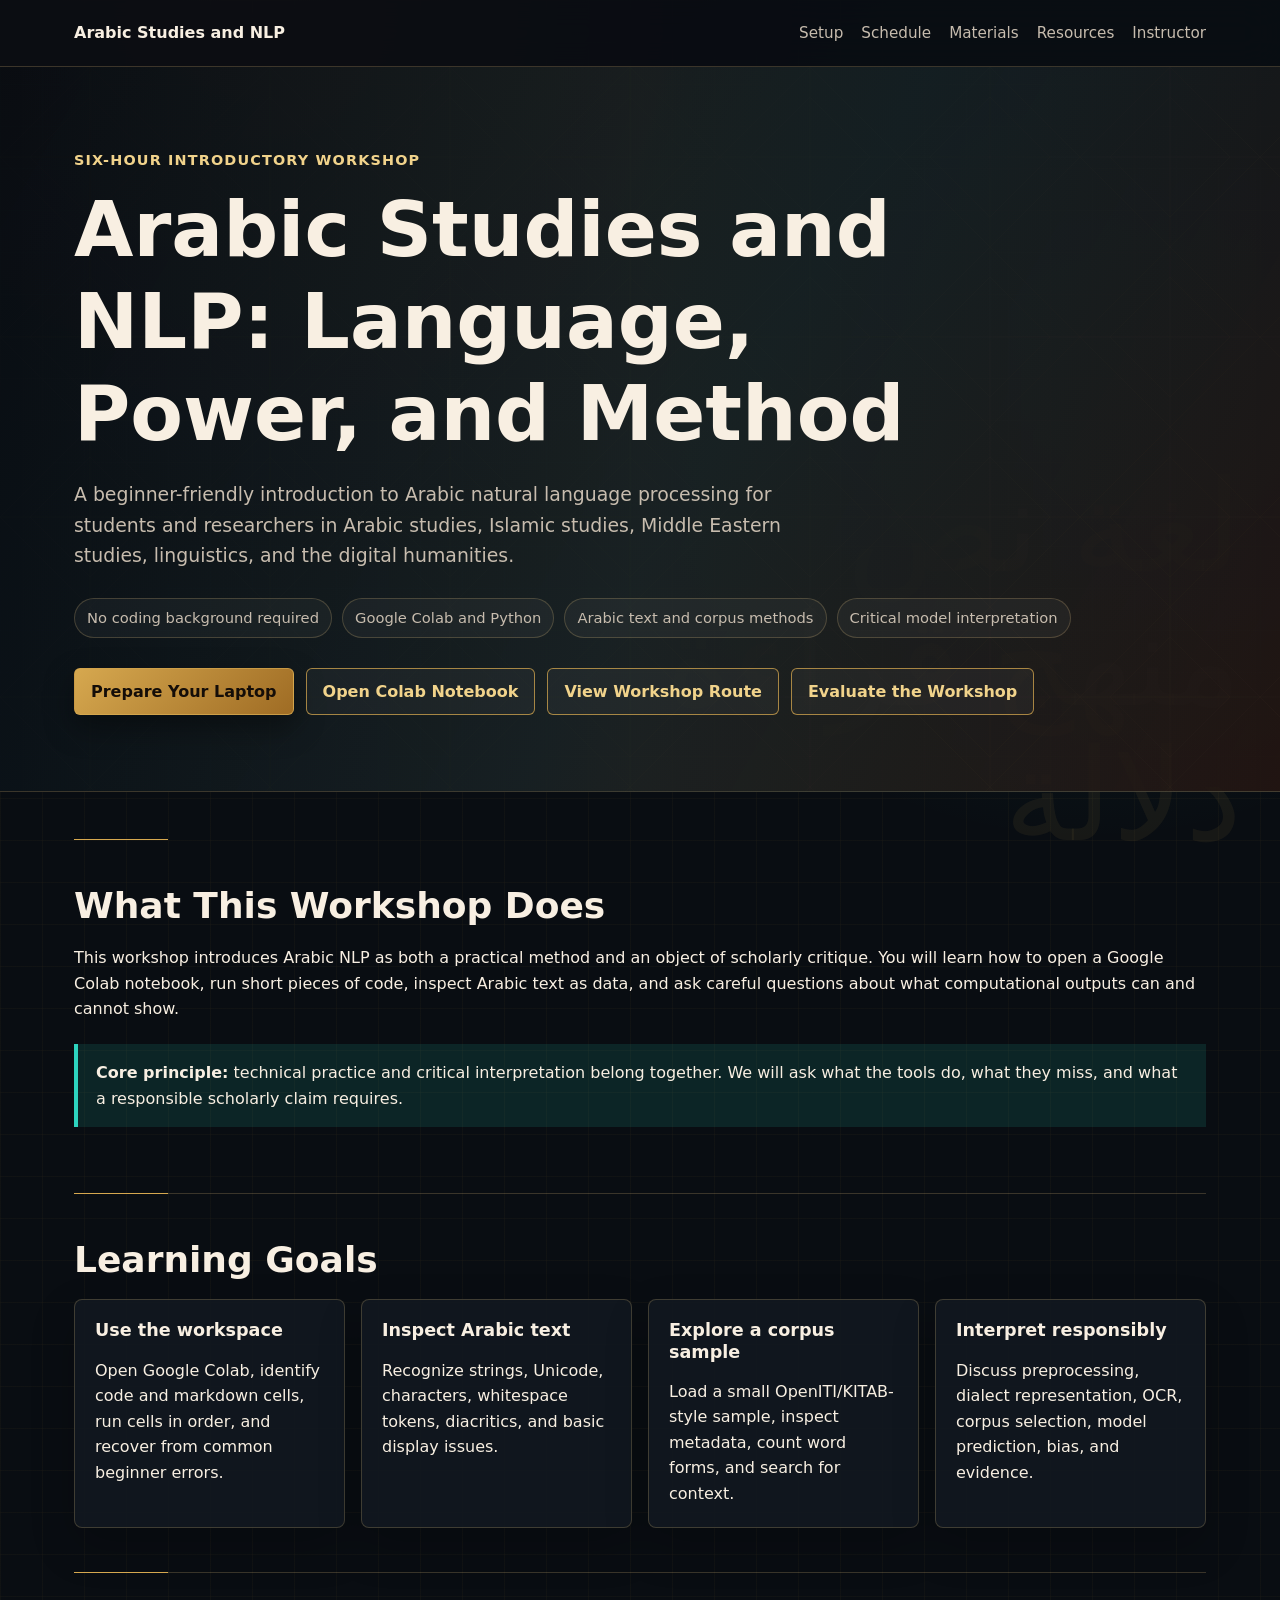
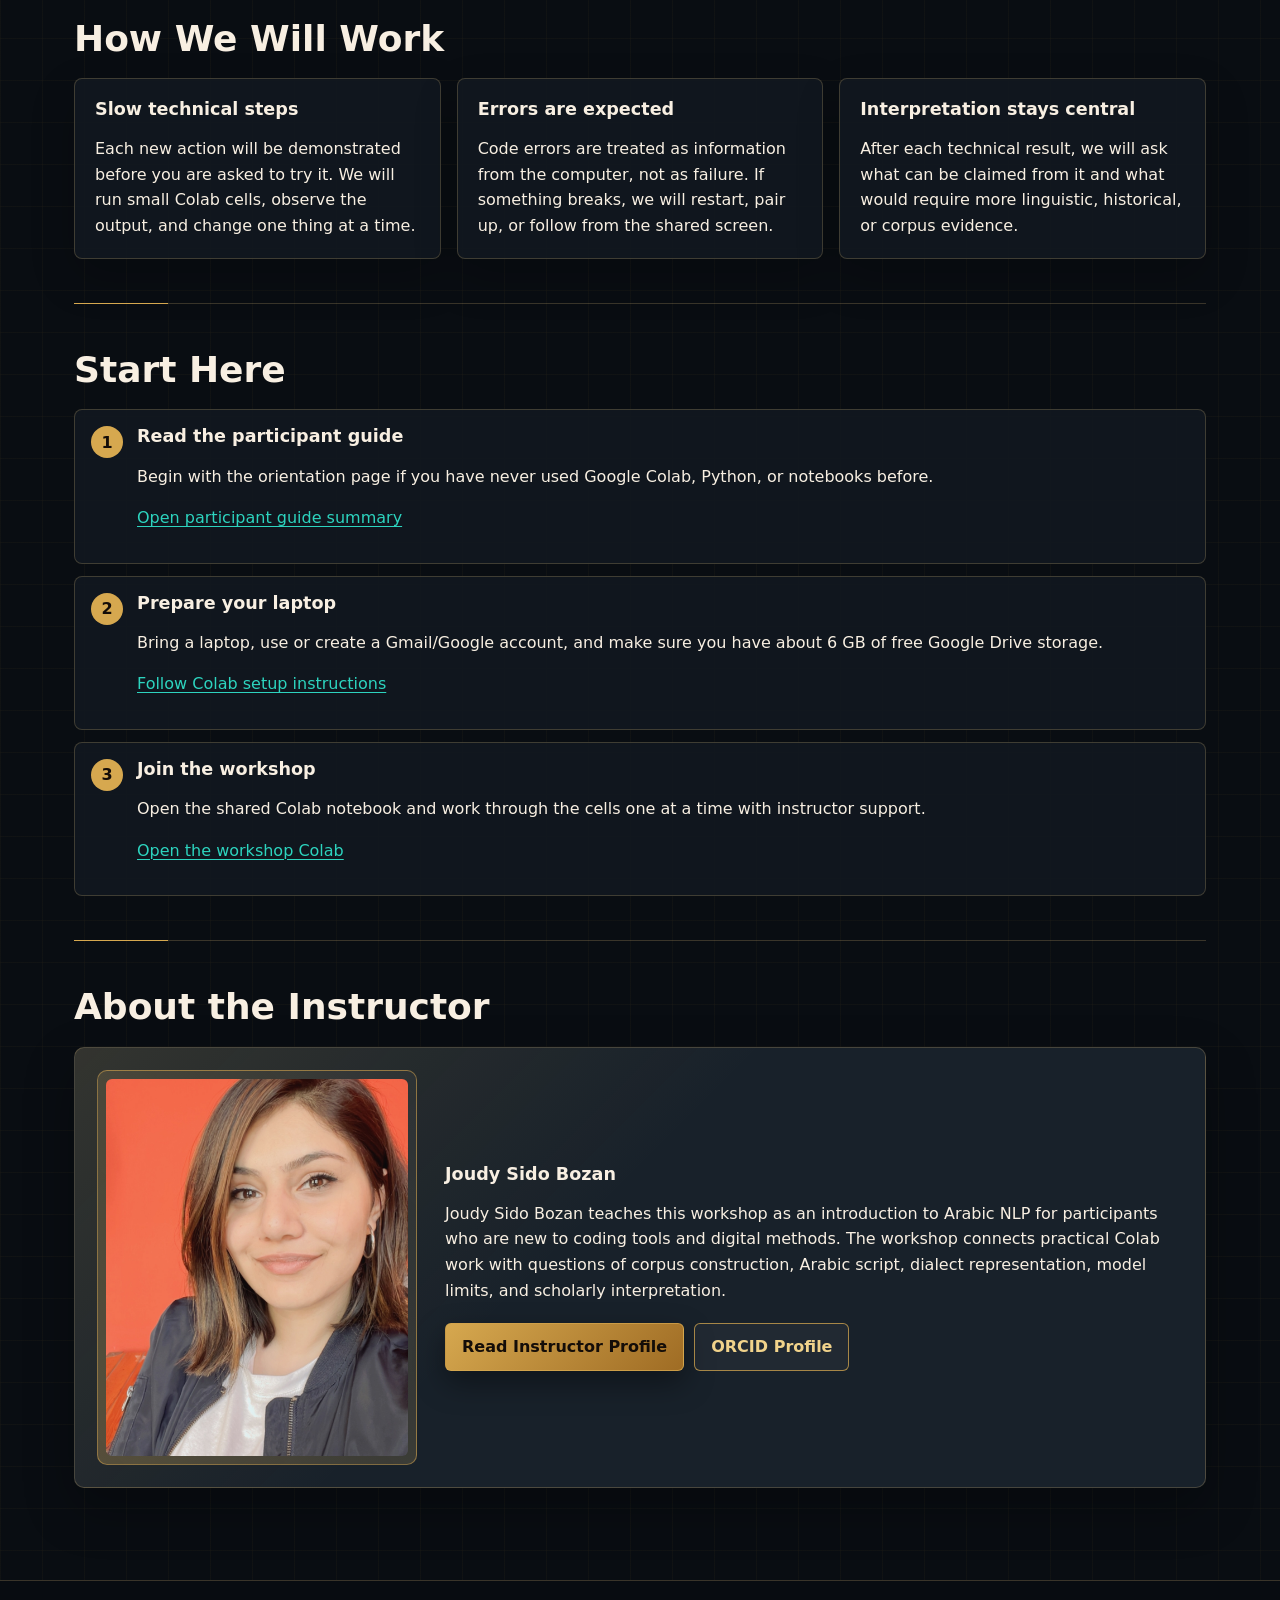
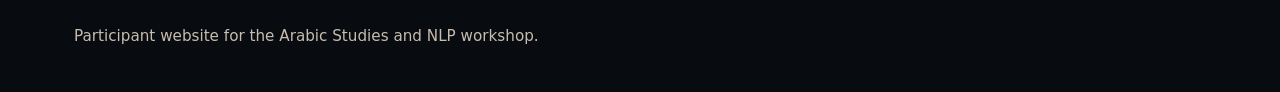
<file: docs/index.html>
<!doctype html>
<html lang="en">
  <head>
    <meta charset="utf-8">
    <meta name="viewport" content="width=device-width, initial-scale=1">
    <title>Arabic Studies and NLP Workshop</title>
    <meta name="description" content="Participant website for a six-hour beginner workshop on Arabic NLP, digital text analysis, and critical interpretation.">
    <link rel="stylesheet" href="assets/site.css">
  </head>
  <body>
    <header class="site-header">
      <nav class="nav" aria-label="Main navigation">
        <a class="brand" href="index.html">Arabic Studies and NLP</a>
        <div class="nav-links">
          <a href="setup.html">Setup</a>
          <a href="schedule.html">Schedule</a>
          <a href="materials.html">Materials</a>
          <a href="resources.html">Resources</a>
          <a href="instructor.html">Instructor</a>
        </div>
      </nav>
    </header>

    <main>
      <section class="hero">
        <div class="hero-inner">
          <p class="eyebrow">Six-hour introductory workshop</p>
          <h1>Arabic Studies and NLP: Language, Power, and Method</h1>
          <p class="lead">A beginner-friendly introduction to Arabic natural language processing for students and researchers in Arabic studies, Islamic studies, Middle Eastern studies, linguistics, and the digital humanities.</p>
          <ul class="meta" aria-label="Workshop facts">
            <li>No coding background required</li>
            <li>Google Colab and Python</li>
            <li>Arabic text and corpus methods</li>
            <li>Critical model interpretation</li>
          </ul>
          <div class="actions">
            <a class="button" href="setup.html">Prepare Your Laptop</a>
            <a class="button secondary" href="https://colab.research.google.com/drive/1Y3qCbD6Gw1KEw-lixQx1rI6WlyWnrnDS?usp=sharing#scrollTo=X3KV4vNDDtG8">Open Colab Notebook</a>
            <a class="button secondary" href="schedule.html">View Workshop Route</a>
            <a class="button secondary" href="https://lehrevaluation.fu-berlin.de/productive/b/EEVLXFW2JXTUE?4">Evaluate the Workshop</a>
          </div>
        </div>
      </section>

      <div class="content">
        <section class="section" aria-labelledby="about">
          <h2 id="about">What This Workshop Does</h2>
          <p>This workshop introduces Arabic NLP as both a practical method and an object of scholarly critique. You will learn how to open a Google Colab notebook, run short pieces of code, inspect Arabic text as data, and ask careful questions about what computational outputs can and cannot show.</p>
          <div class="note">
            <strong>Core principle:</strong> technical practice and critical interpretation belong together. We will ask what the tools do, what they miss, and what a responsible scholarly claim requires.
          </div>
        </section>

        <section class="section" aria-labelledby="goals">
          <h2 id="goals">Learning Goals</h2>
          <div class="grid">
            <article class="card">
              <h3>Use the workspace</h3>
              <p>Open Google Colab, identify code and markdown cells, run cells in order, and recover from common beginner errors.</p>
            </article>
            <article class="card">
              <h3>Inspect Arabic text</h3>
              <p>Recognize strings, Unicode, characters, whitespace tokens, diacritics, and basic display issues.</p>
            </article>
            <article class="card">
              <h3>Explore a corpus sample</h3>
              <p>Load a small OpenITI/KITAB-style sample, inspect metadata, count word forms, and search for context.</p>
            </article>
            <article class="card">
              <h3>Interpret responsibly</h3>
              <p>Discuss preprocessing, dialect representation, OCR, corpus selection, model prediction, bias, and evidence.</p>
            </article>
          </div>
        </section>

        <section class="section" aria-labelledby="how">
          <h2 id="how">How We Will Work</h2>
          <div class="grid">
            <article class="card">
              <h3>Slow technical steps</h3>
              <p>Each new action will be demonstrated before you are asked to try it. We will run small Colab cells, observe the output, and change one thing at a time.</p>
            </article>
            <article class="card">
              <h3>Errors are expected</h3>
              <p>Code errors are treated as information from the computer, not as failure. If something breaks, we will restart, pair up, or follow from the shared screen.</p>
            </article>
            <article class="card">
              <h3>Interpretation stays central</h3>
              <p>After each technical result, we will ask what can be claimed from it and what would require more linguistic, historical, or corpus evidence.</p>
            </article>
          </div>
        </section>

        <section class="section" aria-labelledby="start">
          <h2 id="start">Start Here</h2>
          <div class="route">
            <div class="route-item">
              <div>
                <h3>Read the participant guide</h3>
                <p>Begin with the orientation page if you have never used Google Colab, Python, or notebooks before.</p>
                <p><a href="materials.html#participant-guide">Open participant guide summary</a></p>
              </div>
            </div>
            <div class="route-item">
              <div>
                <h3>Prepare your laptop</h3>
                <p>Bring a laptop, use or create a Gmail/Google account, and make sure you have about 6 GB of free Google Drive storage.</p>
                <p><a href="setup.html">Follow Colab setup instructions</a></p>
              </div>
            </div>
            <div class="route-item">
              <div>
                <h3>Join the workshop</h3>
                <p>Open the shared Colab notebook and work through the cells one at a time with instructor support.</p>
                <p><a href="https://colab.research.google.com/drive/1Y3qCbD6Gw1KEw-lixQx1rI6WlyWnrnDS?usp=sharing#scrollTo=X3KV4vNDDtG8">Open the workshop Colab</a></p>
              </div>
            </div>
          </div>
        </section>

        <section class="section" aria-labelledby="instructor">
          <h2 id="instructor">About the Instructor</h2>
          <div class="instructor-panel">
            <div class="portrait-frame">
              <img class="portrait" src="assets/instructor.jpg" alt="Portrait of the workshop instructor">
            </div>
            <div>
              <h3>Joudy Sido Bozan</h3>
              <p>Joudy Sido Bozan teaches this workshop as an introduction to Arabic NLP for participants who are new to coding tools and digital methods. The workshop connects practical Colab work with questions of corpus construction, Arabic script, dialect representation, model limits, and scholarly interpretation.</p>
              <div class="profile-links">
                <a class="button" href="instructor.html">Read Instructor Profile</a>
                <a class="button secondary" href="https://orcid.org/0009-0000-0687-1091">ORCID Profile</a>
              </div>
            </div>
          </div>
        </section>
      </div>
    </main>

    <footer class="site-footer">
      <div class="footer-inner">
        <p>Participant website for the Arabic Studies and NLP workshop.</p>
      </div>
    </footer>
  </body>
</html>
</file>
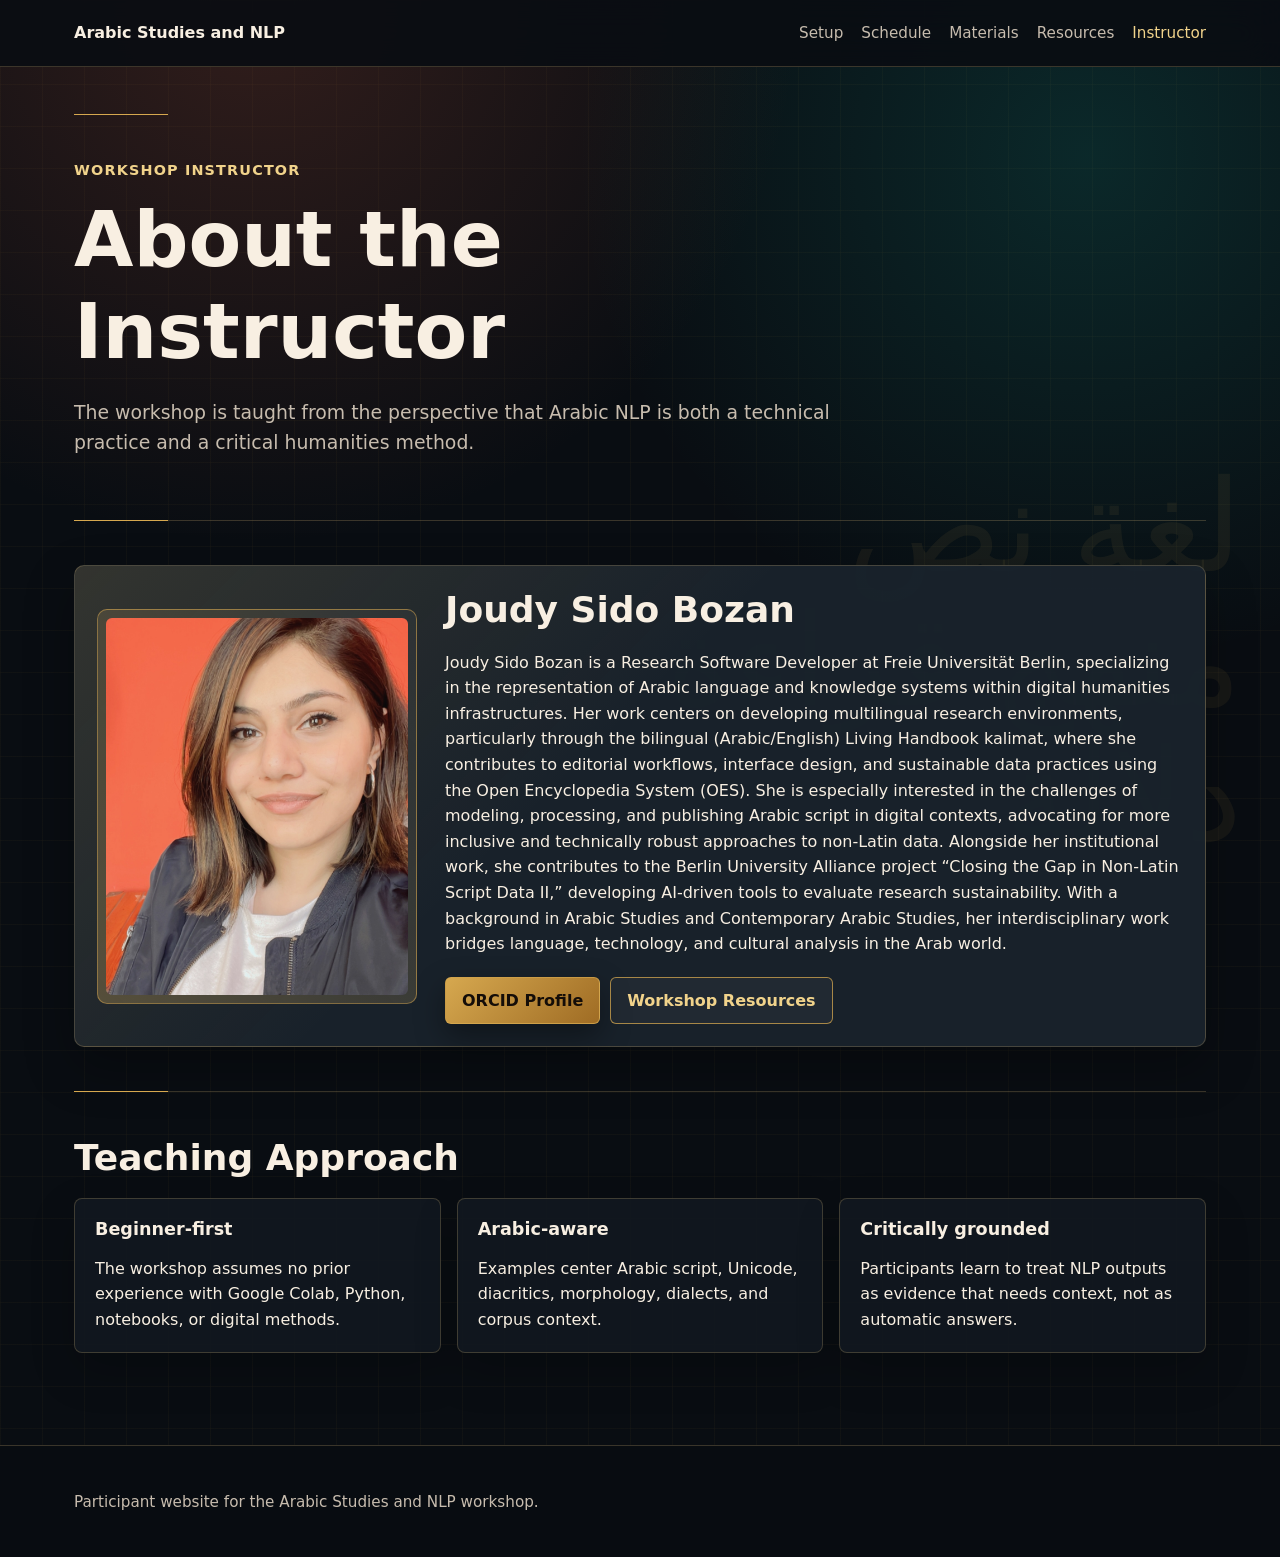
<file: docs/instructor.html>
<!doctype html>
<html lang="en">
  <head>
    <meta charset="utf-8">
    <meta name="viewport" content="width=device-width, initial-scale=1">
    <title>Instructor | Arabic Studies and NLP Workshop</title>
    <meta name="description" content="Instructor profile for the Arabic Studies and NLP workshop.">
    <link rel="stylesheet" href="assets/site.css">
  </head>
  <body>
    <header class="site-header">
      <nav class="nav" aria-label="Main navigation">
        <a class="brand" href="index.html">Arabic Studies and NLP</a>
        <div class="nav-links">
          <a href="setup.html">Setup</a>
          <a href="schedule.html">Schedule</a>
          <a href="materials.html">Materials</a>
          <a href="resources.html">Resources</a>
          <a aria-current="page" href="instructor.html">Instructor</a>
        </div>
      </nav>
    </header>

    <main class="content">
      <section class="section">
        <p class="eyebrow">Workshop instructor</p>
        <h1>About the Instructor</h1>
        <p class="lead">The workshop is taught from the perspective that Arabic NLP is both a technical practice and a critical humanities method.</p>
      </section>

      <section class="section" aria-labelledby="profile">
        <div class="instructor-panel">
          <div class="portrait-frame">
            <img class="portrait" src="assets/instructor.jpg" alt="Portrait of the workshop instructor">
          </div>
          <div>
            <h2 id="profile">Joudy Sido Bozan</h2>
            <p>Joudy Sido Bozan is a Research Software Developer at Freie Universität Berlin, specializing in the representation of Arabic language and knowledge systems within digital humanities infrastructures. Her work centers on developing multilingual research environments, particularly through the bilingual (Arabic/English) Living Handbook kalimat, where she contributes to editorial workflows, interface design, and sustainable data practices using the Open Encyclopedia System (OES). She is especially interested in the challenges of modeling, processing, and publishing Arabic script in digital contexts, advocating for more inclusive and technically robust approaches to non-Latin data.
Alongside her institutional work, she contributes to the Berlin University Alliance project “Closing the Gap in Non-Latin Script Data II,” developing AI-driven tools to evaluate research sustainability. With a background in Arabic Studies and Contemporary Arabic Studies, her interdisciplinary work bridges language, technology, and cultural analysis in the Arab world.</p>
            <div class="profile-links">
              <a class="button" href="https://orcid.org/0009-0000-0687-1091">ORCID Profile</a>
              <a class="button secondary" href="resources.html">Workshop Resources</a>
            </div>
          </div>
        </div>
      </section>

      <section class="section" aria-labelledby="approach">
        <h2 id="approach">Teaching Approach</h2>
        <div class="grid">
          <article class="card">
            <h3>Beginner-first</h3>
            <p>The workshop assumes no prior experience with Google Colab, Python, notebooks, or digital methods.</p>
          </article>
          <article class="card">
            <h3>Arabic-aware</h3>
            <p>Examples center Arabic script, Unicode, diacritics, morphology, dialects, and corpus context.</p>
          </article>
          <article class="card">
            <h3>Critically grounded</h3>
            <p>Participants learn to treat NLP outputs as evidence that needs context, not as automatic answers.</p>
          </article>
        </div>
      </section>
    </main>

    <footer class="site-footer">
      <div class="footer-inner">
        <p>Participant website for the Arabic Studies and NLP workshop.</p>
      </div>
    </footer>
  </body>
</html>
</file>
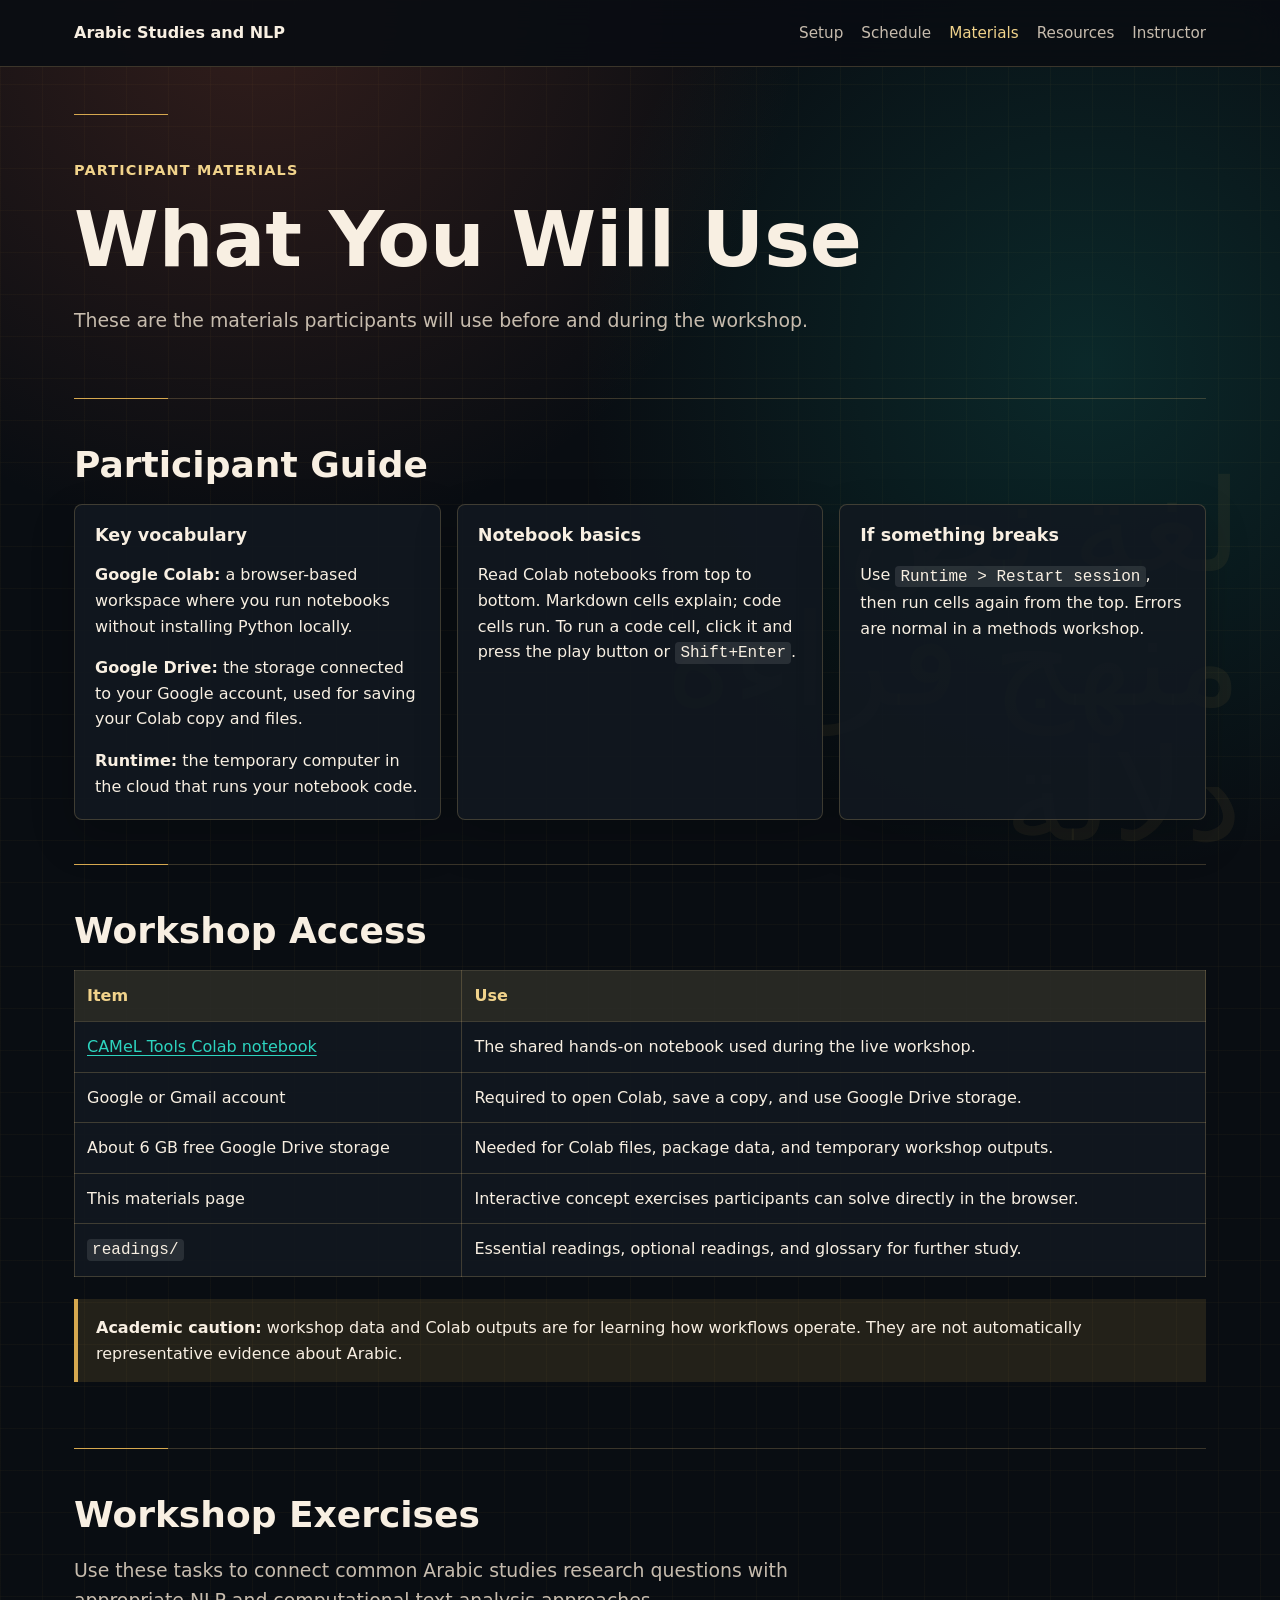
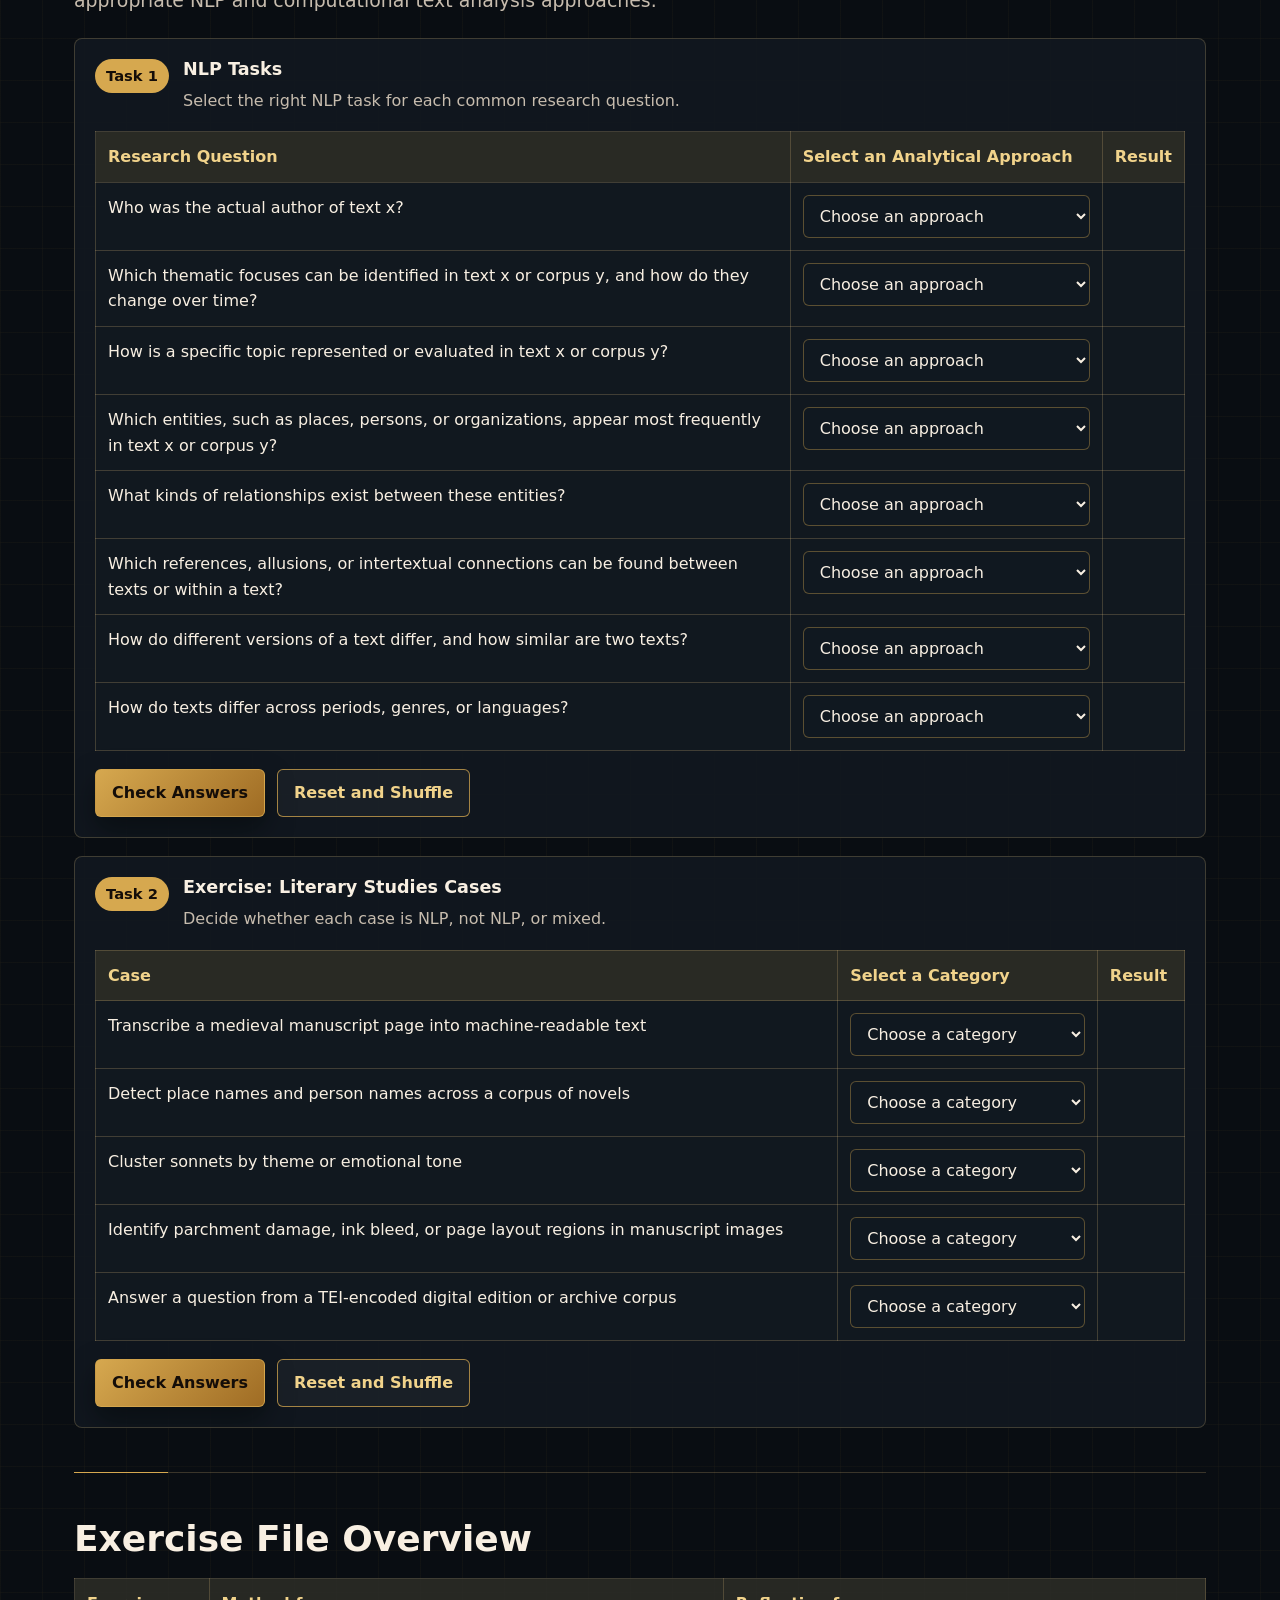
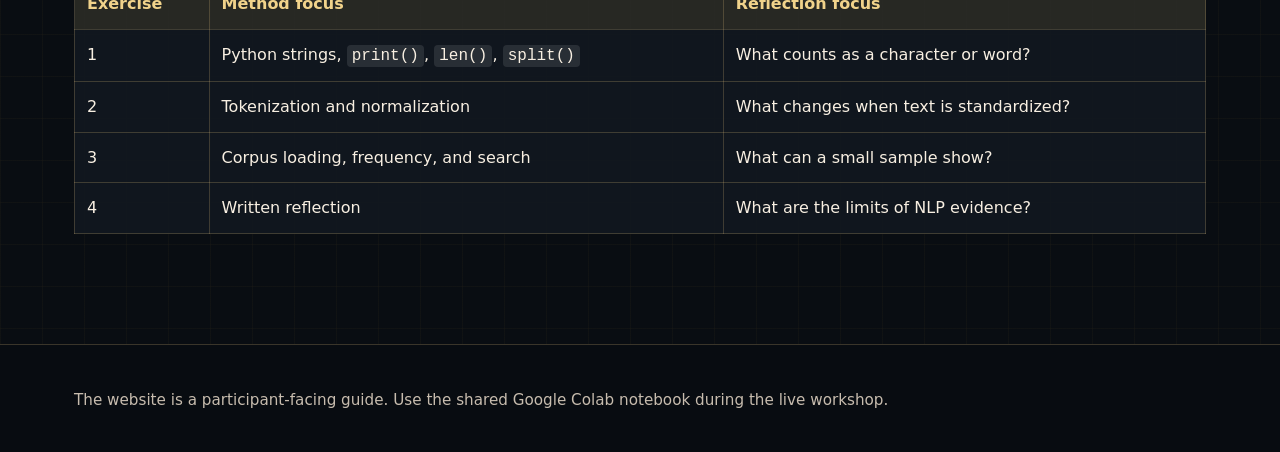
<file: docs/materials.html>
<!doctype html>
<html lang="en">
  <head>
    <meta charset="utf-8">
    <meta name="viewport" content="width=device-width, initial-scale=1">
    <title>Materials | Arabic Studies and NLP Workshop</title>
    <meta name="description" content="Participant-facing materials for the Arabic Studies and NLP workshop.">
    <link rel="stylesheet" href="assets/site.css">
  </head>
  <body>
    <header class="site-header">
      <nav class="nav" aria-label="Main navigation">
        <a class="brand" href="index.html">Arabic Studies and NLP</a>
        <div class="nav-links">
          <a href="setup.html">Setup</a>
          <a href="schedule.html">Schedule</a>
          <a aria-current="page" href="materials.html">Materials</a>
          <a href="resources.html">Resources</a>
          <a href="instructor.html">Instructor</a>
        </div>
      </nav>
    </header>

    <main class="content">
      <section class="section">
        <p class="eyebrow">Participant materials</p>
        <h1>What You Will Use</h1>
        <p class="lead">These are the materials participants will use before and during the workshop.</p>
      </section>

      <section id="participant-guide" class="section" aria-labelledby="guide">
        <h2 id="guide">Participant Guide</h2>
        <div class="grid">
          <article class="card">
            <h3>Key vocabulary</h3>
            <p><strong>Google Colab:</strong> a browser-based workspace where you run notebooks without installing Python locally.</p>
            <p><strong>Google Drive:</strong> the storage connected to your Google account, used for saving your Colab copy and files.</p>
            <p><strong>Runtime:</strong> the temporary computer in the cloud that runs your notebook code.</p>
          </article>
          <article class="card">
            <h3>Notebook basics</h3>
            <p>Read Colab notebooks from top to bottom. Markdown cells explain; code cells run. To run a code cell, click it and press the play button or <code>Shift+Enter</code>.</p>
          </article>
          <article class="card">
            <h3>If something breaks</h3>
            <p>Use <code>Runtime > Restart session</code>, then run cells again from the top. Errors are normal in a methods workshop.</p>
          </article>
        </div>
      </section>

      <section class="section" aria-labelledby="files">
        <h2 id="files">Workshop Access</h2>
        <table>
          <thead>
            <tr>
              <th>Item</th>
              <th>Use</th>
            </tr>
          </thead>
          <tbody>
            <tr>
              <td><a href="https://colab.research.google.com/drive/1Y3qCbD6Gw1KEw-lixQx1rI6WlyWnrnDS?usp=sharing#scrollTo=X3KV4vNDDtG8">CAMeL Tools Colab notebook</a></td>
              <td>The shared hands-on notebook used during the live workshop.</td>
            </tr>
            <tr>
              <td>Google or Gmail account</td>
              <td>Required to open Colab, save a copy, and use Google Drive storage.</td>
            </tr>
            <tr>
              <td>About 6 GB free Google Drive storage</td>
              <td>Needed for Colab files, package data, and temporary workshop outputs.</td>
            </tr>
            <tr>
              <td>This materials page</td>
              <td>Interactive concept exercises participants can solve directly in the browser.</td>
            </tr>
            <tr>
              <td><code>readings/</code></td>
              <td>Essential readings, optional readings, and glossary for further study.</td>
            </tr>
          </tbody>
        </table>
        <div class="note caution">
          <strong>Academic caution:</strong> workshop data and Colab outputs are for learning how workflows operate. They are not automatically representative evidence about Arabic.
        </div>
      </section>

      <section class="section" aria-labelledby="exercise">
        <h2 id="exercise">Workshop Exercises</h2>
        <p class="lead">Use these tasks to connect common Arabic studies research questions with appropriate NLP and computational text analysis approaches.</p>
        <div class="task-list">
          <article class="task">
            <div class="task-heading">
              <span class="task-number">Task 1</span>
              <div>
                <h3>NLP Tasks</h3>
                <p>Select the right NLP task for each common research question.</p>
              </div>
            </div>
            <table class="research-table exercise-table" id="nlp-task-exercise">
              <thead>
                <tr>
                  <th>Research Question</th>
                  <th>Select an Analytical Approach</th>
                  <th>Result</th>
                </tr>
              </thead>
              <tbody>
                <tr>
                  <td>Who was the actual author of text x?</td>
                  <td><select data-answer="Authorship Attribution" aria-label="Analytical approach for actual author question"></select></td>
                  <td class="answer-feedback" aria-live="polite"></td>
                </tr>
                <tr>
                  <td>Which thematic focuses can be identified in text x or corpus y, and how do they change over time?</td>
                  <td><select data-answer="Topic Modeling" aria-label="Analytical approach for thematic focus question"></select></td>
                  <td class="answer-feedback" aria-live="polite"></td>
                </tr>
                <tr>
                  <td>How is a specific topic represented or evaluated in text x or corpus y?</td>
                  <td><select data-answer="Sentiment Analysis" aria-label="Analytical approach for topic evaluation question"></select></td>
                  <td class="answer-feedback" aria-live="polite"></td>
                </tr>
                <tr>
                  <td>Which entities, such as places, persons, or organizations, appear most frequently in text x or corpus y?</td>
                  <td><select data-answer="Named Entity Recognition (NER)" aria-label="Analytical approach for frequent entities question"></select></td>
                  <td class="answer-feedback" aria-live="polite"></td>
                </tr>
                <tr>
                  <td>What kinds of relationships exist between these entities?</td>
                  <td><select data-answer="Network Analysis" aria-label="Analytical approach for entity relationships question"></select></td>
                  <td class="answer-feedback" aria-live="polite"></td>
                </tr>
                <tr>
                  <td>Which references, allusions, or intertextual connections can be found between texts or within a text?</td>
                  <td><select data-answer="Intertextuality Analysis" aria-label="Analytical approach for intertextual connections question"></select></td>
                  <td class="answer-feedback" aria-live="polite"></td>
                </tr>
                <tr>
                  <td>How do different versions of a text differ, and how similar are two texts?</td>
                  <td><select data-answer="Similarity Analysis" aria-label="Analytical approach for text version difference question"></select></td>
                  <td class="answer-feedback" aria-live="polite"></td>
                </tr>
                <tr>
                  <td>How do texts differ across periods, genres, or languages?</td>
                  <td><select data-answer="Comparative Analysis" aria-label="Analytical approach for comparison across periods genres or languages question"></select></td>
                  <td class="answer-feedback" aria-live="polite"></td>
                </tr>
              </tbody>
            </table>
            <div class="exercise-actions">
              <button class="button" type="button" id="check-nlp-task">Check Answers</button>
              <button class="button secondary" type="button" id="reset-nlp-task">Reset and Shuffle</button>
              <p class="exercise-score" id="nlp-task-score" aria-live="polite"></p>
            </div>
          </article>
          <article class="task">
            <div class="task-heading">
              <span class="task-number">Task 2</span>
              <div>
                <h3>Exercise: Literary Studies Cases</h3>
                <p>Decide whether each case is NLP, not NLP, or mixed.</p>
              </div>
            </div>
            <table class="research-table exercise-table" id="nlp-kind-exercise">
              <thead>
                <tr>
                  <th>Case</th>
                  <th>Select a Category</th>
                  <th>Result</th>
                </tr>
              </thead>
              <tbody>
                <tr>
                  <td>Transcribe a medieval manuscript page into machine-readable text</td>
                  <td><select data-answer="Not NLP" data-feedback="Mainly HTR/OCR rather than NLP by itself." aria-label="Category for manuscript transcription case"></select></td>
                  <td class="answer-feedback" aria-live="polite"></td>
                </tr>
                <tr>
                  <td>Detect place names and person names across a corpus of novels</td>
                  <td><select data-answer="NLP" data-feedback="This is named entity recognition on literary text." aria-label="Category for place and person name detection case"></select></td>
                  <td class="answer-feedback" aria-live="polite"></td>
                </tr>
                <tr>
                  <td>Cluster sonnets by theme or emotional tone</td>
                  <td><select data-answer="NLP" data-feedback="This is NLP if the system analyzes the poems' language rather than only metadata." aria-label="Category for clustering sonnets case"></select></td>
                  <td class="answer-feedback" aria-live="polite"></td>
                </tr>
                <tr>
                  <td>Identify parchment damage, ink bleed, or page layout regions in manuscript images</td>
                  <td><select data-answer="Not NLP" data-feedback="Mainly computer vision or document analysis." aria-label="Category for manuscript image damage and layout case"></select></td>
                  <td class="answer-feedback" aria-live="polite"></td>
                </tr>
                <tr>
                  <td>Answer a question from a TEI-encoded digital edition or archive corpus</td>
                  <td><select data-answer="Mixed" data-feedback="This may involve text extraction, retrieval, and question answering; NLP becomes central once the text is available." aria-label="Category for TEI edition question answering case"></select></td>
                  <td class="answer-feedback" aria-live="polite"></td>
                </tr>
              </tbody>
            </table>
            <div class="exercise-actions">
              <button class="button" type="button" id="check-nlp-kind">Check Answers</button>
              <button class="button secondary" type="button" id="reset-nlp-kind">Reset and Shuffle</button>
              <p class="exercise-score" id="nlp-kind-score" aria-live="polite"></p>
            </div>
          </article>
        </div>
      </section>

      <section class="section" aria-labelledby="exercise-overview">
        <h2 id="exercise-overview">Exercise File Overview</h2>
        <table>
          <thead>
            <tr>
              <th>Exercise</th>
              <th>Method focus</th>
              <th>Reflection focus</th>
            </tr>
          </thead>
          <tbody>
            <tr>
              <td>1</td>
              <td>Python strings, <code>print()</code>, <code>len()</code>, <code>split()</code></td>
              <td>What counts as a character or word?</td>
            </tr>
            <tr>
              <td>2</td>
              <td>Tokenization and normalization</td>
              <td>What changes when text is standardized?</td>
            </tr>
            <tr>
              <td>3</td>
              <td>Corpus loading, frequency, and search</td>
              <td>What can a small sample show?</td>
            </tr>
            <tr>
              <td>4</td>
              <td>Written reflection</td>
              <td>What are the limits of NLP evidence?</td>
            </tr>
          </tbody>
        </table>
      </section>
    </main>

    <footer class="site-footer">
      <div class="footer-inner">
        <p>The website is a participant-facing guide. Use the shared Google Colab notebook during the live workshop.</p>
      </div>
    </footer>
    <script>
      (function () {
        function shuffled(items) {
          var copy = items.slice();
          for (var i = copy.length - 1; i > 0; i -= 1) {
            var j = Math.floor(Math.random() * (i + 1));
            var temp = copy[i];
            copy[i] = copy[j];
            copy[j] = temp;
          }
          return copy;
        }

        function populateSelect(select, answers, placeholderText) {
          select.innerHTML = "";
          var placeholder = document.createElement("option");
          placeholder.value = "";
          placeholder.textContent = placeholderText;
          select.appendChild(placeholder);

          shuffled(answers).forEach(function (answer) {
            var option = document.createElement("option");
            option.value = answer;
            option.textContent = answer;
            select.appendChild(option);
          });
        }

        function setupExercise(settings) {
          var selects = Array.prototype.slice.call(document.querySelectorAll(settings.tableSelector + " select"));
          var checkButton = document.getElementById(settings.checkButtonId);
          var resetButton = document.getElementById(settings.resetButtonId);
          var score = document.getElementById(settings.scoreId);

          function clearFeedback() {
            selects.forEach(function (select) {
              var row = select.closest("tr");
              var feedback = row.querySelector(".answer-feedback");
              row.classList.remove("is-correct", "is-incorrect");
              feedback.textContent = "";
            });
            score.textContent = "";
          }

          function resetExercise() {
            selects.forEach(function (select) {
              populateSelect(select, settings.answers, settings.placeholderText);
            });
            clearFeedback();
          }

          function checkAnswers() {
            var correct = 0;

            selects.forEach(function (select) {
              var row = select.closest("tr");
              var feedback = row.querySelector(".answer-feedback");
              var isCorrect = select.value === select.dataset.answer;

              row.classList.remove("is-correct", "is-incorrect");

              if (!select.value) {
                feedback.textContent = "Select one";
                row.classList.add("is-incorrect");
                return;
              }

              if (isCorrect) {
                correct += 1;
                feedback.textContent = select.dataset.feedback ? "Correct: " + select.dataset.feedback : "Correct";
                row.classList.add("is-correct");
              } else {
                feedback.textContent = "Try again";
                row.classList.add("is-incorrect");
              }
            });

            score.textContent = correct + " of " + selects.length + " correct";
          }

          selects.forEach(function (select) {
            populateSelect(select, settings.answers, settings.placeholderText);
            select.addEventListener("change", clearFeedback);
          });

          checkButton.addEventListener("click", checkAnswers);
          resetButton.addEventListener("click", resetExercise);
        }

        setupExercise({
          tableSelector: "#nlp-task-exercise",
          checkButtonId: "check-nlp-task",
          resetButtonId: "reset-nlp-task",
          scoreId: "nlp-task-score",
          placeholderText: "Choose an approach",
          answers: [
            "Authorship Attribution",
            "Topic Modeling",
            "Sentiment Analysis",
            "Named Entity Recognition (NER)",
            "Network Analysis",
            "Intertextuality Analysis",
            "Similarity Analysis",
            "Comparative Analysis"
          ]
        });

        setupExercise({
          tableSelector: "#nlp-kind-exercise",
          checkButtonId: "check-nlp-kind",
          resetButtonId: "reset-nlp-kind",
          scoreId: "nlp-kind-score",
          placeholderText: "Choose a category",
          answers: [
            "NLP",
            "Not NLP",
            "Mixed"
          ]
        });
      }());
    </script>
  </body>
</html>
</file>
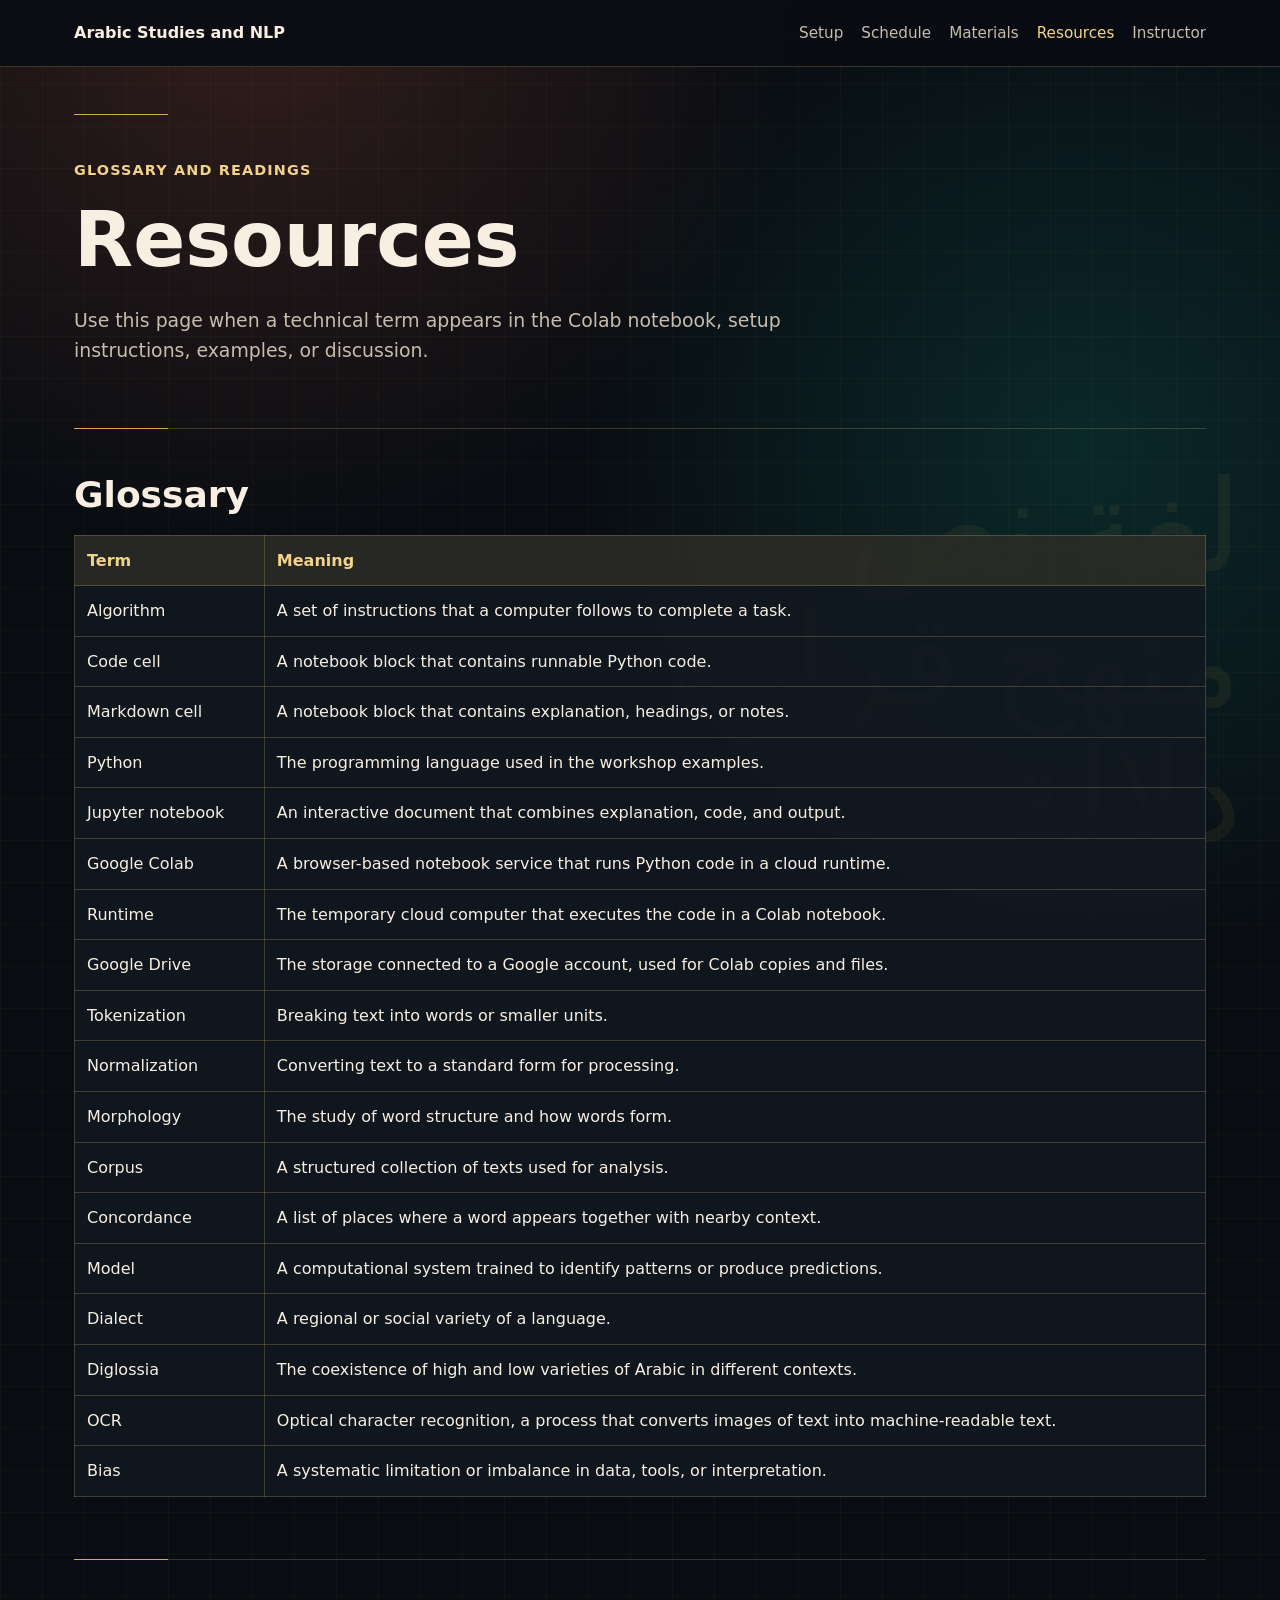
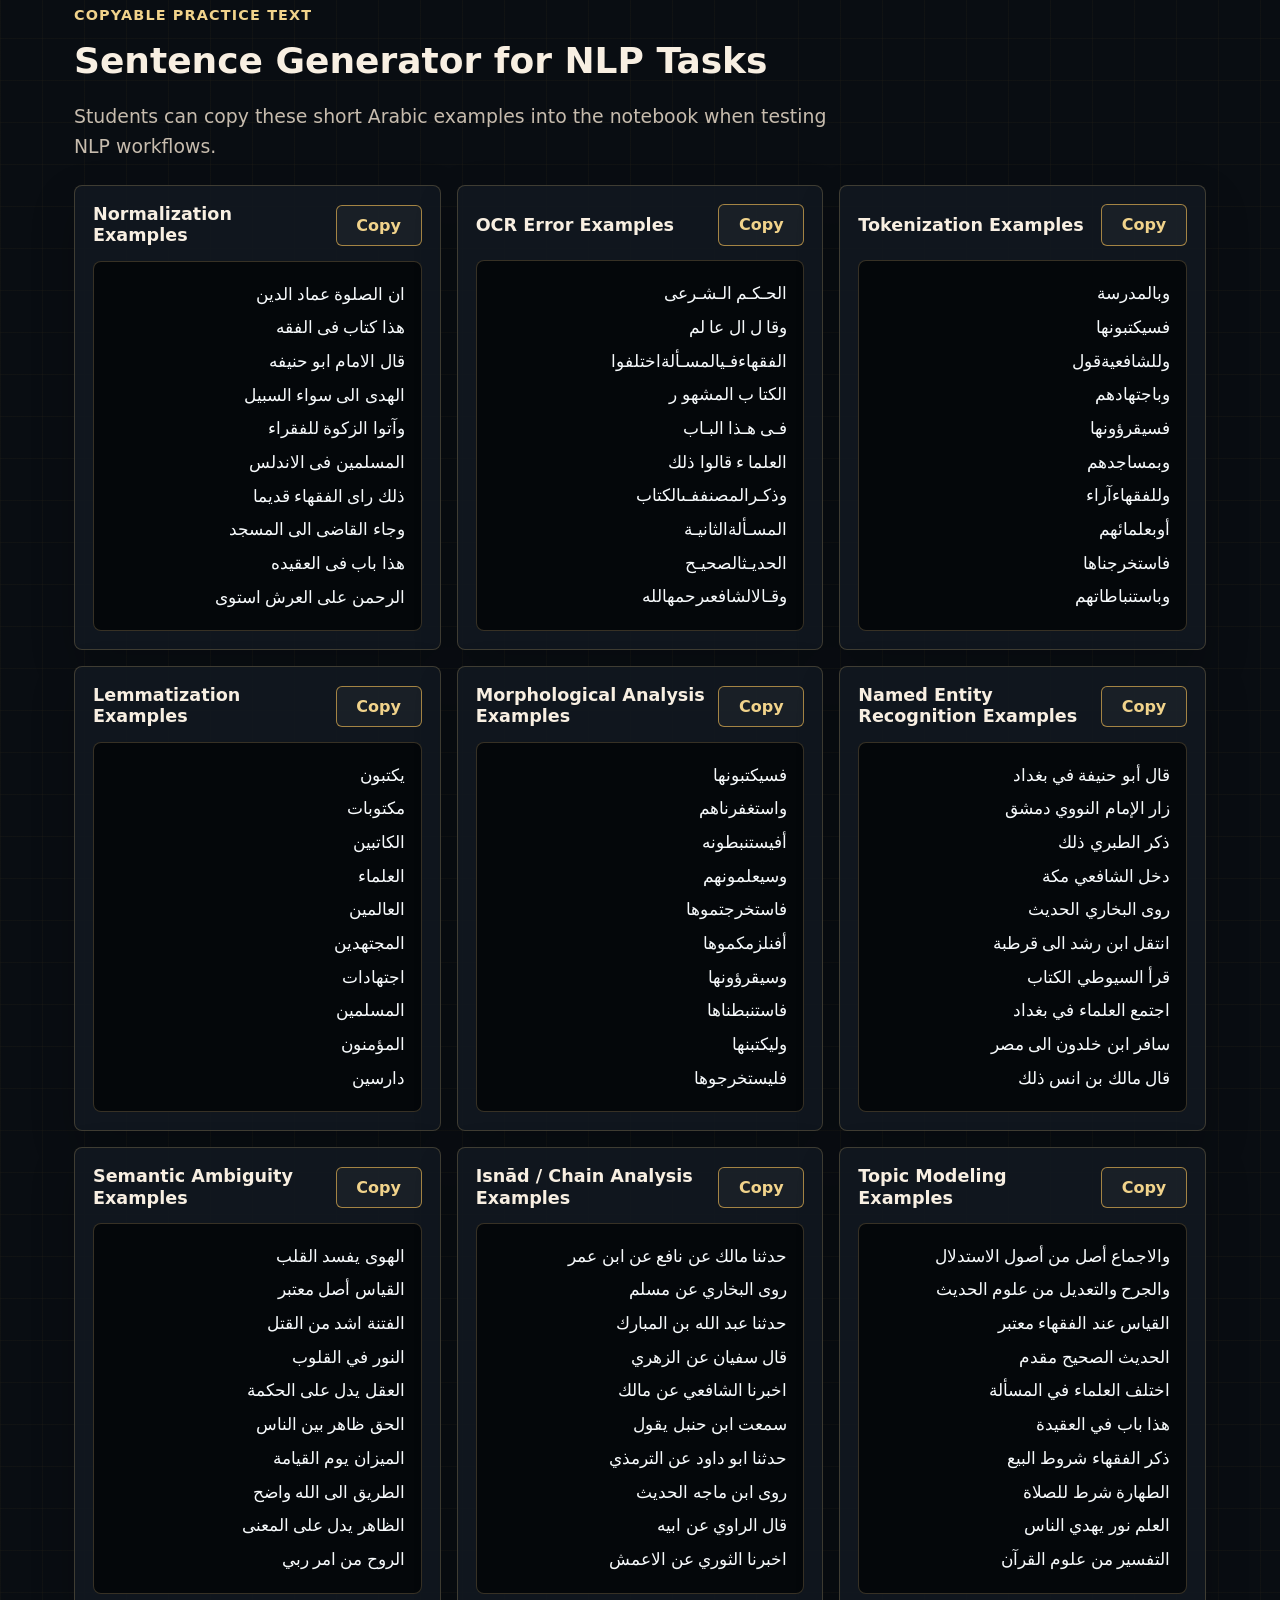
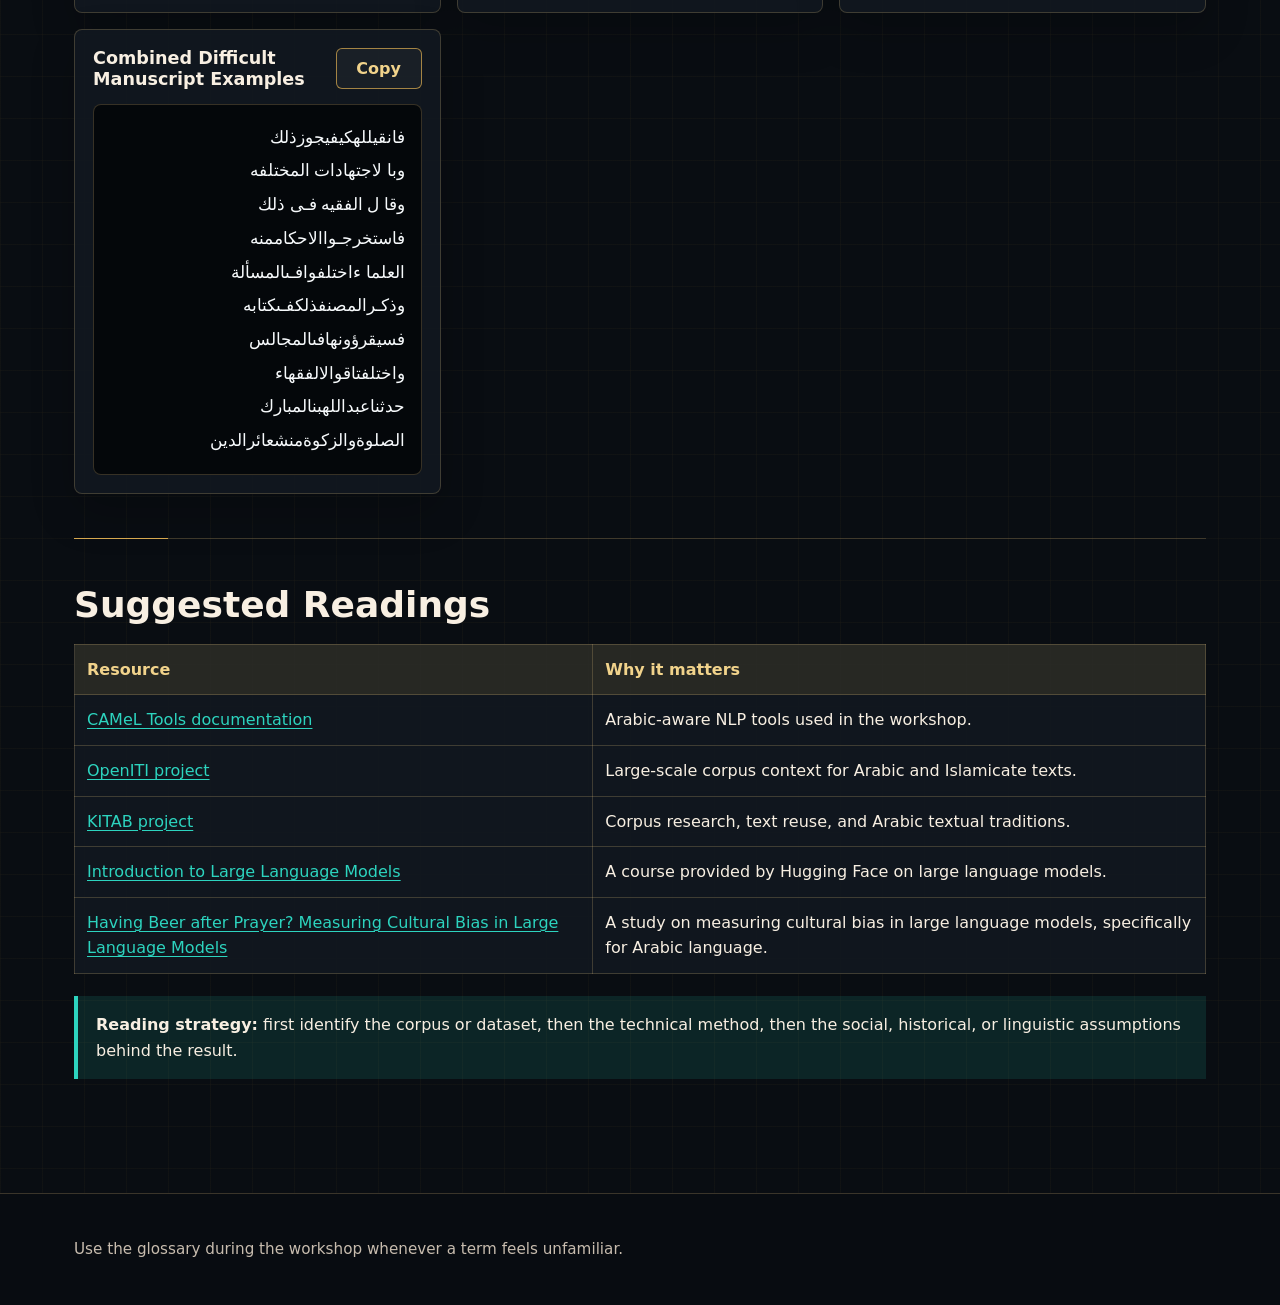
<file: docs/resources.html>
<!doctype html>
<html lang="en">
  <head>
    <meta charset="utf-8">
    <meta name="viewport" content="width=device-width, initial-scale=1">
    <title>Resources | Arabic Studies and NLP Workshop</title>
    <meta name="description" content="Glossary, copyable NLP task examples, and participant readings for the Arabic Studies and NLP workshop.">
    <link rel="stylesheet" href="assets/site.css">
  </head>
  <body>
    <header class="site-header">
      <nav class="nav" aria-label="Main navigation">
        <a class="brand" href="index.html">Arabic Studies and NLP</a>
        <div class="nav-links">
          <a href="setup.html">Setup</a>
          <a href="schedule.html">Schedule</a>
          <a href="materials.html">Materials</a>
          <a aria-current="page" href="resources.html">Resources</a>
          <a href="instructor.html">Instructor</a>
        </div>
      </nav>
    </header>

    <main class="content">
      <section class="section">
        <p class="eyebrow">Glossary and readings</p>
        <h1>Resources</h1>
        <p class="lead">Use this page when a technical term appears in the Colab notebook, setup instructions, examples, or discussion.</p>
      </section>

      <section class="section" aria-labelledby="glossary">
        <h2 id="glossary">Glossary</h2>
        <table>
          <thead>
            <tr>
              <th>Term</th>
              <th>Meaning</th>
            </tr>
          </thead>
          <tbody>
            <tr><td>Algorithm</td><td>A set of instructions that a computer follows to complete a task.</td></tr>
            <tr><td>Code cell</td><td>A notebook block that contains runnable Python code.</td></tr>
            <tr><td>Markdown cell</td><td>A notebook block that contains explanation, headings, or notes.</td></tr>
            <tr><td>Python</td><td>The programming language used in the workshop examples.</td></tr>
            <tr><td>Jupyter notebook</td><td>An interactive document that combines explanation, code, and output.</td></tr>
            <tr><td>Google Colab</td><td>A browser-based notebook service that runs Python code in a cloud runtime.</td></tr>
            <tr><td>Runtime</td><td>The temporary cloud computer that executes the code in a Colab notebook.</td></tr>
            <tr><td>Google Drive</td><td>The storage connected to a Google account, used for Colab copies and files.</td></tr>
            <tr><td>Tokenization</td><td>Breaking text into words or smaller units.</td></tr>
            <tr><td>Normalization</td><td>Converting text to a standard form for processing.</td></tr>
            <tr><td>Morphology</td><td>The study of word structure and how words form.</td></tr>
            <tr><td>Corpus</td><td>A structured collection of texts used for analysis.</td></tr>
            <tr><td>Concordance</td><td>A list of places where a word appears together with nearby context.</td></tr>
            <tr><td>Model</td><td>A computational system trained to identify patterns or produce predictions.</td></tr>
            <tr><td>Dialect</td><td>A regional or social variety of a language.</td></tr>
            <tr><td>Diglossia</td><td>The coexistence of high and low varieties of Arabic in different contexts.</td></tr>
            <tr><td>OCR</td><td>Optical character recognition, a process that converts images of text into machine-readable text.</td></tr>
            <tr><td>Bias</td><td>A systematic limitation or imbalance in data, tools, or interpretation.</td></tr>
          </tbody>
        </table>
      </section>

      <section class="section" aria-labelledby="sentence-generator">
        <p class="eyebrow">Copyable practice text</p>
        <h2 id="sentence-generator">Sentence Generator for NLP Tasks</h2>
        <p class="lead">Students can copy these short Arabic examples into the notebook when testing NLP workflows.</p>
        <div class="example-bank">
          <article class="example-card">
            <div class="example-card-heading">
              <h3>Normalization Examples</h3>
              <button class="button secondary copy-button" type="button" data-copy-target="normalization-examples">Copy</button>
            </div>
            <pre id="normalization-examples" class="arabic-example" dir="rtl"><code>ان الصلوة عماد الدين
هذا كتاب فى الفقه
قال الامام ابو حنيفه
الهدى الى سواء السبيل
وآتوا الزكوة للفقراء
المسلمين فى الاندلس
ذلك راى الفقهاء قديما
وجاء القاضى الى المسجد
هذا باب فى العقيده
الرحمن على العرش استوى</code></pre>
          </article>

          <article class="example-card">
            <div class="example-card-heading">
              <h3>OCR Error Examples</h3>
              <button class="button secondary copy-button" type="button" data-copy-target="ocr-error-examples">Copy</button>
            </div>
            <pre id="ocr-error-examples" class="arabic-example" dir="rtl"><code>الحـكـم الـشـرعى
وقا ل ال عا لم
الفقهاءفـيالمسـألةاختلفوا
الكتا ب المشهو ر
فـى هـذا البـاب
العلما ء قالوا ذلك
وذكـرالمصنففـىالكتاب
المسـألةالثانيـة
الحديـثالصحيـح
وقـالالشافعىرحمهالله</code></pre>
          </article>

          <article class="example-card">
            <div class="example-card-heading">
              <h3>Tokenization Examples</h3>
              <button class="button secondary copy-button" type="button" data-copy-target="tokenization-examples">Copy</button>
            </div>
            <pre id="tokenization-examples" class="arabic-example" dir="rtl"><code>وبالمدرسة
فسيكتبونها
وللشافعيةقول
وباجتهادهم
فسيقرؤونها
وبمساجدهم
وللفقهاءآراء
أوبعلمائهم
فاستخرجناها
وباستنباطاتهم</code></pre>
          </article>

          <article class="example-card">
            <div class="example-card-heading">
              <h3>Lemmatization Examples</h3>
              <button class="button secondary copy-button" type="button" data-copy-target="lemmatization-examples">Copy</button>
            </div>
            <pre id="lemmatization-examples" class="arabic-example" dir="rtl"><code>يكتبون
مكتوبات
الكاتبين
العلماء
العالمين
المجتهدين
اجتهادات
المسلمين
المؤمنون
دارسين</code></pre>
          </article>

          <article class="example-card">
            <div class="example-card-heading">
              <h3>Morphological Analysis Examples</h3>
              <button class="button secondary copy-button" type="button" data-copy-target="morphological-analysis-examples">Copy</button>
            </div>
            <pre id="morphological-analysis-examples" class="arabic-example" dir="rtl"><code>فسيكتبونها
واستغفرناهم
أفيستنبطونه
وسيعلمونهم
فاستخرجتموها
أفنلزمكموها
وسيقرؤونها
فاستنبطناها
وليكتبنها
فليستخرجوها</code></pre>
          </article>

          <article class="example-card">
            <div class="example-card-heading">
              <h3>Named Entity Recognition Examples</h3>
              <button class="button secondary copy-button" type="button" data-copy-target="ner-examples">Copy</button>
            </div>
            <pre id="ner-examples" class="arabic-example" dir="rtl"><code>قال أبو حنيفة في بغداد
زار الإمام النووي دمشق
ذكر الطبري ذلك
دخل الشافعي مكة
روى البخاري الحديث
انتقل ابن رشد الى قرطبة
قرأ السيوطي الكتاب
اجتمع العلماء في بغداد
سافر ابن خلدون الى مصر
قال مالك بن انس ذلك</code></pre>
          </article>

          <article class="example-card">
            <div class="example-card-heading">
              <h3>Semantic Ambiguity Examples</h3>
              <button class="button secondary copy-button" type="button" data-copy-target="semantic-ambiguity-examples">Copy</button>
            </div>
            <pre id="semantic-ambiguity-examples" class="arabic-example" dir="rtl"><code>الهوى يفسد القلب
القياس أصل معتبر
الفتنة اشد من القتل
النور في القلوب
العقل يدل على الحكمة
الحق ظاهر بين الناس
الميزان يوم القيامة
الطريق الى الله واضح
الظاهر يدل على المعنى
الروح من امر ربي</code></pre>
          </article>

          <article class="example-card">
            <div class="example-card-heading">
              <h3>Isnād / Chain Analysis Examples</h3>
              <button class="button secondary copy-button" type="button" data-copy-target="isnad-chain-analysis-examples">Copy</button>
            </div>
            <pre id="isnad-chain-analysis-examples" class="arabic-example" dir="rtl"><code>حدثنا مالك عن نافع عن ابن عمر
روى البخاري عن مسلم
حدثنا عبد الله بن المبارك
قال سفيان عن الزهري
اخبرنا الشافعي عن مالك
سمعت ابن حنبل يقول
حدثنا ابو داود عن الترمذي
روى ابن ماجه الحديث
قال الراوي عن ابيه
اخبرنا الثوري عن الاعمش</code></pre>
          </article>

          <article class="example-card">
            <div class="example-card-heading">
              <h3>Topic Modeling Examples</h3>
              <button class="button secondary copy-button" type="button" data-copy-target="topic-modeling-examples">Copy</button>
            </div>
            <pre id="topic-modeling-examples" class="arabic-example" dir="rtl"><code>والاجماع أصل من أصول الاستدلال
والجرح والتعديل من علوم الحديث
القياس عند الفقهاء معتبر
الحديث الصحيح مقدم
اختلف العلماء في المسألة
هذا باب في العقيدة
ذكر الفقهاء شروط البيع
الطهارة شرط للصلاة
العلم نور يهدي الناس
التفسير من علوم القرآن</code></pre>
          </article>

          <article class="example-card">
            <div class="example-card-heading">
              <h3>Combined Difficult Manuscript Examples</h3>
              <button class="button secondary copy-button" type="button" data-copy-target="combined-difficult-manuscript-examples">Copy</button>
            </div>
            <pre id="combined-difficult-manuscript-examples" class="arabic-example" dir="rtl"><code>فانقيللهكيفيجوزذلك
وبا لاجتهادات المختلفه
وقا ل الفقيه فـى ذلك
فاستخرجـواالاحكاممنه
العلما ءاختلفوافـىالمسألة
وذكـرالمصنفذلكفـىكتابه
فسيقرؤونهافىالمجالس
واختلفتاقوالالفقهاء
حدثناعبداللهبنالمبارك
الصلوةوالزكوةمنشعائرالدين</code></pre>
          </article>
        </div>
      </section>

      <section class="section" aria-labelledby="readings">
        <h2 id="readings">Suggested Readings</h2>
        <table>
          <thead>
            <tr>
              <th>Resource</th>
              <th>Why it matters</th>
            </tr>
          </thead>
          <tbody>
            <tr>
              <td><a href="https://camel-tools.readthedocs.io">CAMeL Tools documentation</a></td>
              <td>Arabic-aware NLP tools used in the workshop.</td>
            </tr>
            <tr>
              <td><a href="https://openiti.org">OpenITI project</a></td>
              <td>Large-scale corpus context for Arabic and Islamicate texts.</td>
            </tr>
            <tr>
              <td><a href="https://kitab-project.org">KITAB project</a></td>
              <td>Corpus research, text reuse, and Arabic textual traditions.</td>
            </tr>
            <tr>
              <td><a href="https://huggingface.co/learn/llm-course/chapter1/1">Introduction to Large Language Models</a></td>
              <td>A course provided by Hugging Face on large language models.</td>
            </tr>
            <tr>
              <td><a href="https://arxiv.org/pdf/2305.14456">Having Beer after Prayer? Measuring Cultural Bias in Large Language Models</a></td>
              <td>A study on measuring cultural bias in large language models, specifically for Arabic language.</td>
            </tr>
          </tbody>
        </table>
        <div class="note">
          <strong>Reading strategy:</strong> first identify the corpus or dataset, then the technical method, then the social, historical, or linguistic assumptions behind the result.
        </div>
      </section>
    </main>

    <footer class="site-footer">
      <div class="footer-inner">
        <p>Use the glossary during the workshop whenever a term feels unfamiliar.</p>
      </div>
    </footer>
    <script>
      (function () {
        function fallbackCopy(text) {
          var textArea = document.createElement("textarea");
          textArea.value = text;
          textArea.setAttribute("readonly", "");
          textArea.style.position = "absolute";
          textArea.style.left = "-9999px";
          document.body.appendChild(textArea);
          textArea.select();
          document.execCommand("copy");
          document.body.removeChild(textArea);
        }

        function setButtonStatus(button, text) {
          button.textContent = text;
          window.setTimeout(function () {
            button.textContent = "Copy";
          }, 1800);
        }

        Array.prototype.slice.call(document.querySelectorAll(".copy-button")).forEach(function (button) {
          button.addEventListener("click", function () {
            var target = document.getElementById(button.dataset.copyTarget);
            var text = target ? target.textContent.trim() : "";

            if (!text) {
              setButtonStatus(button, "Unavailable");
              return;
            }

            if (navigator.clipboard && window.isSecureContext) {
              navigator.clipboard.writeText(text).then(function () {
                setButtonStatus(button, "Copied");
              }).catch(function () {
                fallbackCopy(text);
                setButtonStatus(button, "Copied");
              });
              return;
            }

            fallbackCopy(text);
            setButtonStatus(button, "Copied");
          });
        });
      }());
    </script>
  </body>
</html>
</file>
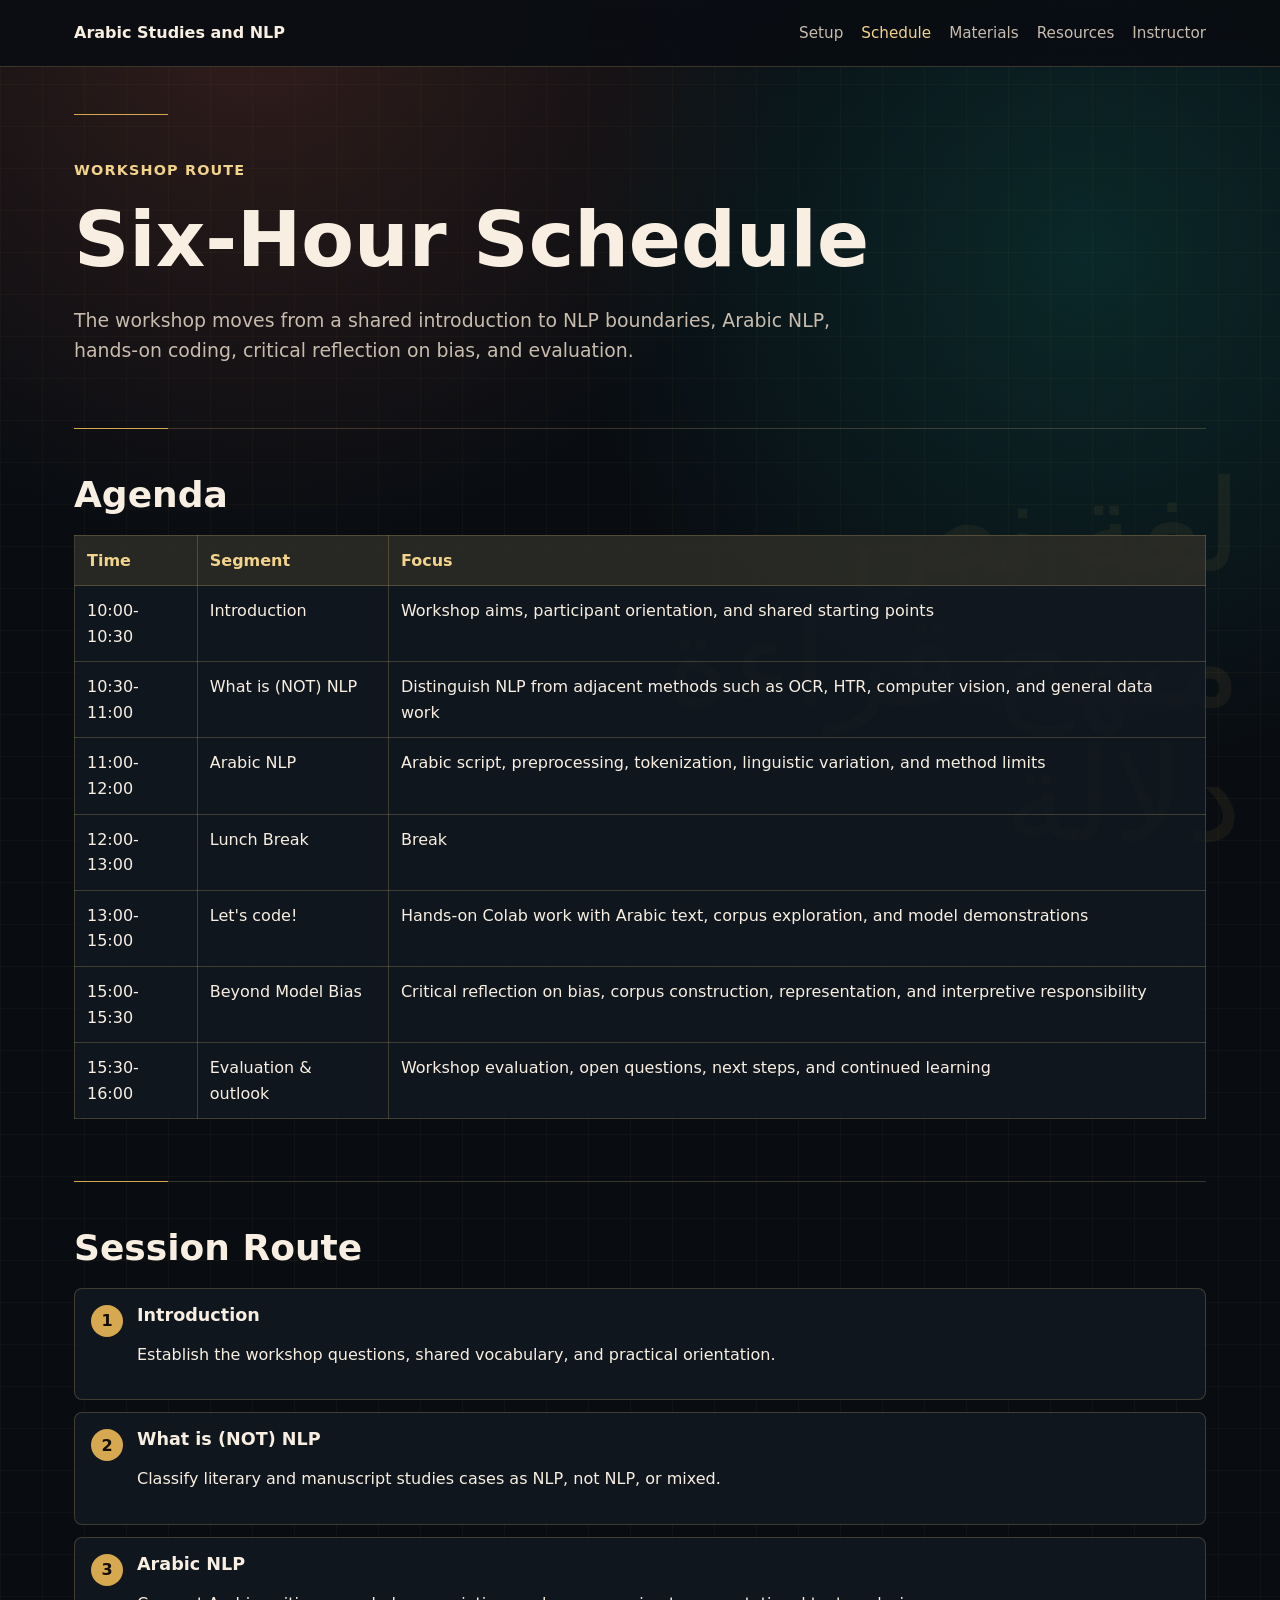
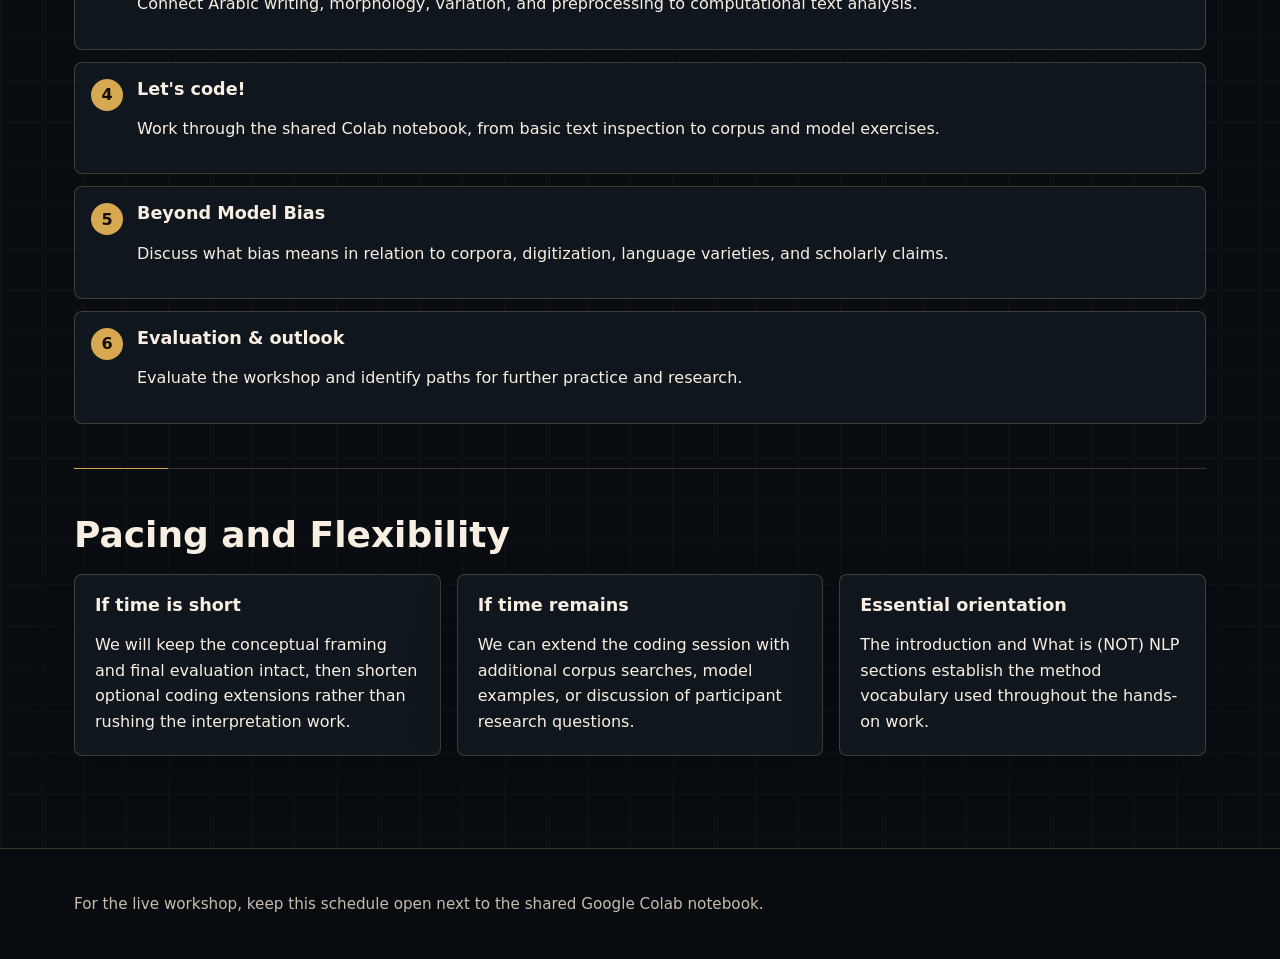
<file: docs/schedule.html>
<!doctype html>
<html lang="en">
  <head>
    <meta charset="utf-8">
    <meta name="viewport" content="width=device-width, initial-scale=1">
    <title>Schedule | Arabic Studies and NLP Workshop</title>
    <meta name="description" content="Participant schedule and route for the six-hour Arabic Studies and NLP workshop.">
    <link rel="stylesheet" href="assets/site.css">
  </head>
  <body>
    <header class="site-header">
      <nav class="nav" aria-label="Main navigation">
        <a class="brand" href="index.html">Arabic Studies and NLP</a>
        <div class="nav-links">
          <a href="setup.html">Setup</a>
          <a aria-current="page" href="schedule.html">Schedule</a>
          <a href="materials.html">Materials</a>
          <a href="resources.html">Resources</a>
          <a href="instructor.html">Instructor</a>
        </div>
      </nav>
    </header>

    <main class="content">
      <section class="section">
        <p class="eyebrow">Workshop route</p>
        <h1>Six-Hour Schedule</h1>
        <p class="lead">The workshop moves from a shared introduction to NLP boundaries, Arabic NLP, hands-on coding, critical reflection on bias, and evaluation.</p>
      </section>

      <section class="section" aria-labelledby="timeline">
        <h2 id="timeline">Agenda</h2>
        <table>
          <thead>
            <tr>
              <th>Time</th>
              <th>Segment</th>
              <th>Focus</th>
            </tr>
          </thead>
          <tbody>
            <tr>
              <td>10:00-10:30</td>
              <td>Introduction</td>
              <td>Workshop aims, participant orientation, and shared starting points</td>
            </tr>
            <tr>
              <td>10:30-11:00</td>
              <td>What is (NOT) NLP</td>
              <td>Distinguish NLP from adjacent methods such as OCR, HTR, computer vision, and general data work</td>
            </tr>
            <tr>
              <td>11:00-12:00</td>
              <td>Arabic NLP</td>
              <td>Arabic script, preprocessing, tokenization, linguistic variation, and method limits</td>
            </tr>
            <tr>
              <td>12:00-13:00</td>
              <td>Lunch Break</td>
              <td>Break</td>
            </tr>
            <tr>
              <td>13:00-15:00</td>
              <td>Let's code!</td>
              <td>Hands-on Colab work with Arabic text, corpus exploration, and model demonstrations</td>
            </tr>
            <tr>
              <td>15:00-15:30</td>
              <td>Beyond Model Bias</td>
              <td>Critical reflection on bias, corpus construction, representation, and interpretive responsibility</td>
            </tr>
            <tr>
              <td>15:30-16:00</td>
              <td>Evaluation &amp; outlook</td>
              <td>Workshop evaluation, open questions, next steps, and continued learning</td>
            </tr>
          </tbody>
        </table>
      </section>

      <section class="section" aria-labelledby="notebooks">
        <h2 id="notebooks">Session Route</h2>
        <div class="route">
          <div class="route-item">
            <div>
              <h3>Introduction</h3>
              <p>Establish the workshop questions, shared vocabulary, and practical orientation.</p>
            </div>
          </div>
          <div class="route-item">
            <div>
              <h3>What is (NOT) NLP</h3>
              <p>Classify literary and manuscript studies cases as NLP, not NLP, or mixed.</p>
            </div>
          </div>
          <div class="route-item">
            <div>
              <h3>Arabic NLP</h3>
              <p>Connect Arabic writing, morphology, variation, and preprocessing to computational text analysis.</p>
            </div>
          </div>
          <div class="route-item">
            <div>
              <h3>Let's code!</h3>
              <p>Work through the shared Colab notebook, from basic text inspection to corpus and model exercises.</p>
            </div>
          </div>
          <div class="route-item">
            <div>
              <h3>Beyond Model Bias</h3>
              <p>Discuss what bias means in relation to corpora, digitization, language varieties, and scholarly claims.</p>
            </div>
          </div>
          <div class="route-item">
            <div>
              <h3>Evaluation &amp; outlook</h3>
              <p>Evaluate the workshop and identify paths for further practice and research.</p>
            </div>
          </div>
        </div>
      </section>

      <section class="section" aria-labelledby="flexibility">
        <h2 id="flexibility">Pacing and Flexibility</h2>
        <div class="grid">
          <article class="card">
            <h3>If time is short</h3>
            <p>We will keep the conceptual framing and final evaluation intact, then shorten optional coding extensions rather than rushing the interpretation work.</p>
          </article>
          <article class="card">
            <h3>If time remains</h3>
            <p>We can extend the coding session with additional corpus searches, model examples, or discussion of participant research questions.</p>
          </article>
          <article class="card">
            <h3>Essential orientation</h3>
            <p>The introduction and What is (NOT) NLP sections establish the method vocabulary used throughout the hands-on work.</p>
          </article>
        </div>
      </section>
    </main>

    <footer class="site-footer">
      <div class="footer-inner">
        <p>For the live workshop, keep this schedule open next to the shared Google Colab notebook.</p>
      </div>
    </footer>
  </body>
</html>
</file>
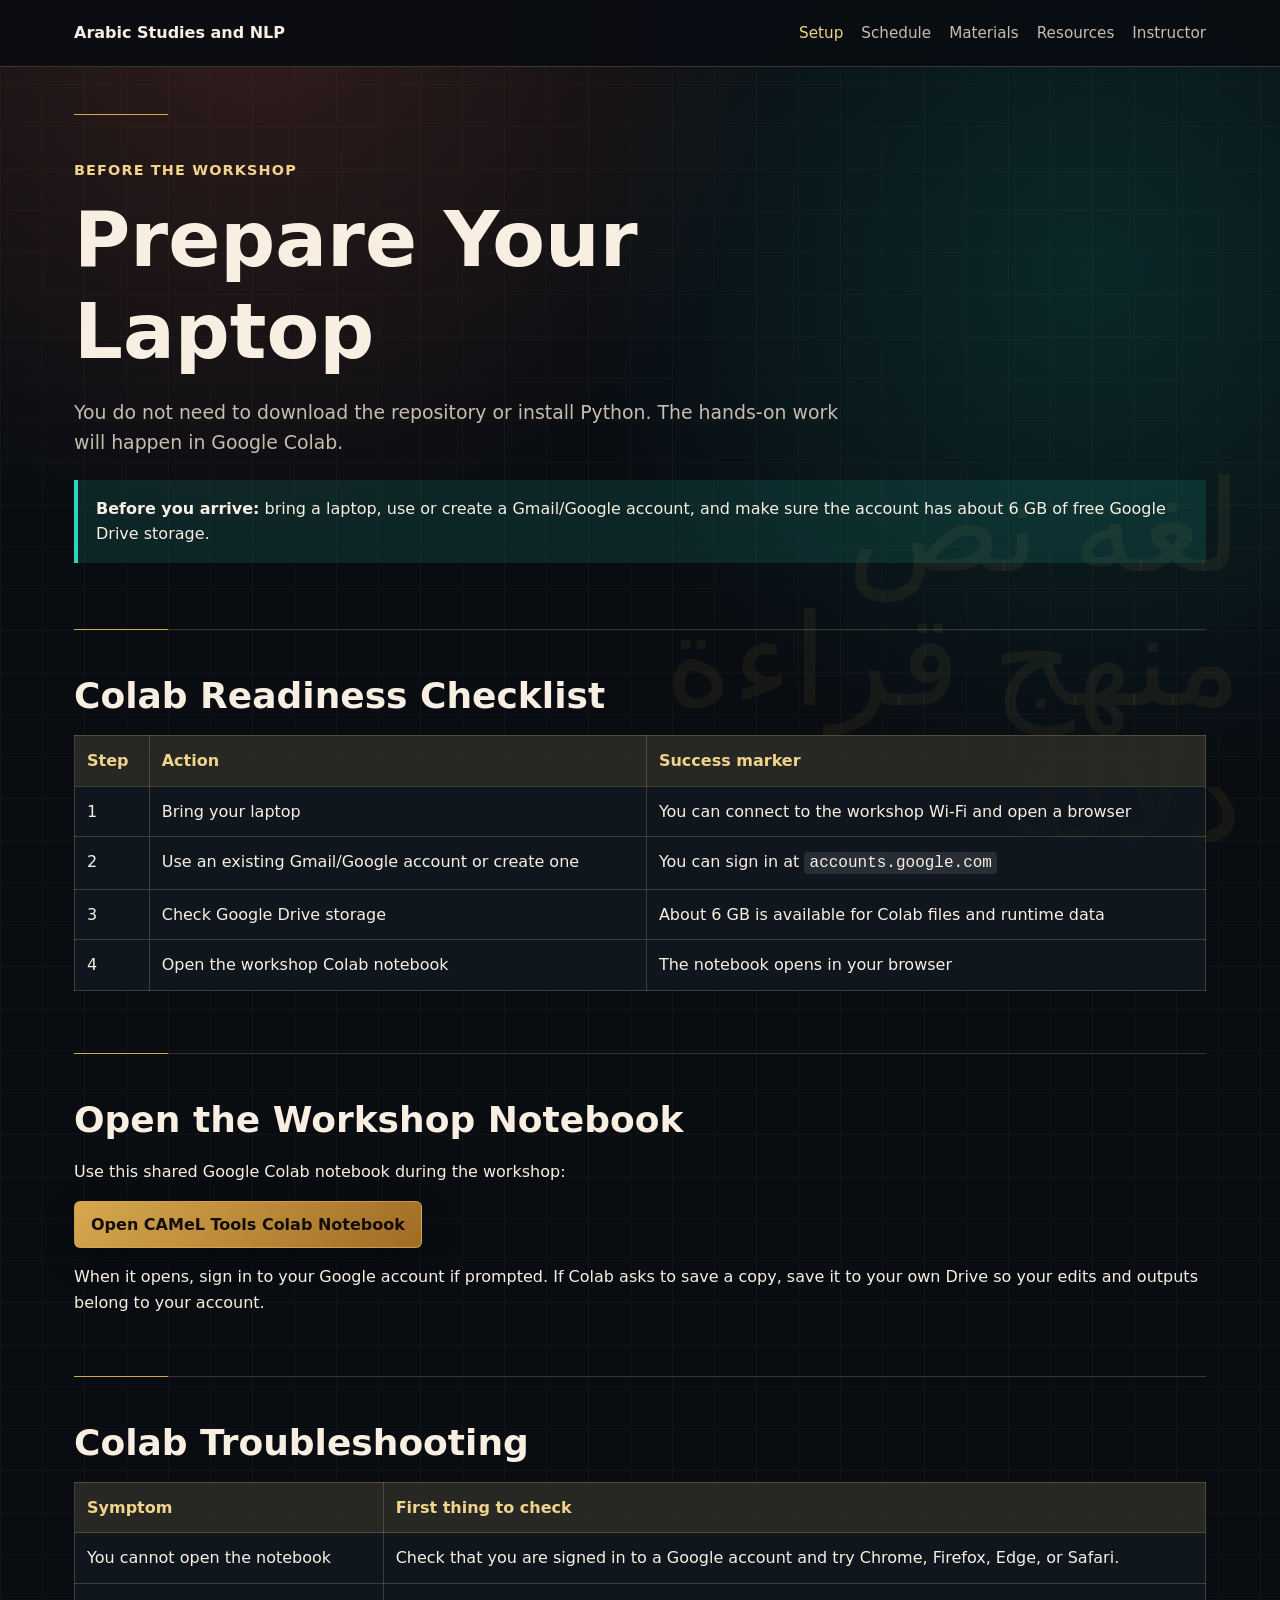
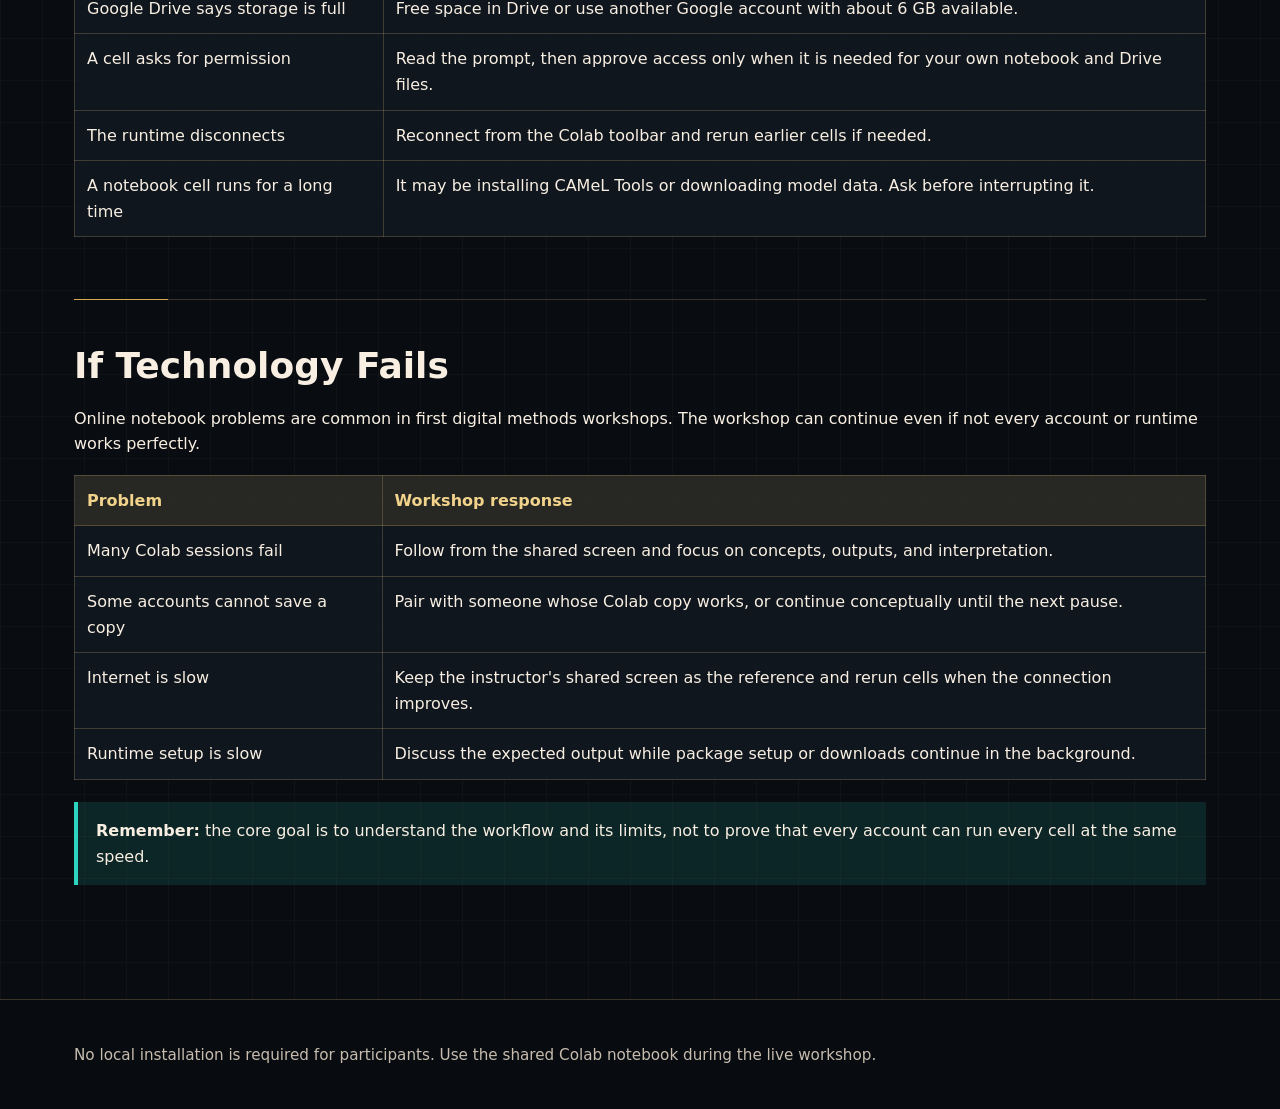
<file: docs/setup.html>
<!doctype html>
<html lang="en">
  <head>
    <meta charset="utf-8">
    <meta name="viewport" content="width=device-width, initial-scale=1">
    <title>Colab Setup | Arabic Studies and NLP Workshop</title>
    <meta name="description" content="Beginner-friendly Google Colab preparation instructions for the Arabic Studies and NLP workshop.">
    <link rel="stylesheet" href="assets/site.css">
  </head>
  <body>
    <header class="site-header">
      <nav class="nav" aria-label="Main navigation">
        <a class="brand" href="index.html">Arabic Studies and NLP</a>
        <div class="nav-links">
          <a aria-current="page" href="setup.html">Setup</a>
          <a href="schedule.html">Schedule</a>
          <a href="materials.html">Materials</a>
          <a href="resources.html">Resources</a>
          <a href="instructor.html">Instructor</a>
        </div>
      </nav>
    </header>

    <main class="content">
      <section class="section">
        <p class="eyebrow">Before the workshop</p>
        <h1>Prepare Your Laptop</h1>
        <p class="lead">You do not need to download the repository or install Python. The hands-on work will happen in Google Colab.</p>
        <div class="note">
          <strong>Before you arrive:</strong> bring a laptop, use or create a Gmail/Google account, and make sure the account has about 6 GB of free Google Drive storage.
        </div>
      </section>

      <section class="section" aria-labelledby="overview">
        <h2 id="overview">Colab Readiness Checklist</h2>
        <table>
          <thead>
            <tr>
              <th>Step</th>
              <th>Action</th>
              <th>Success marker</th>
            </tr>
          </thead>
          <tbody>
            <tr>
              <td>1</td>
              <td>Bring your laptop</td>
              <td>You can connect to the workshop Wi-Fi and open a browser</td>
            </tr>
            <tr>
              <td>2</td>
              <td>Use an existing Gmail/Google account or create one</td>
              <td>You can sign in at <code>accounts.google.com</code></td>
            </tr>
            <tr>
              <td>3</td>
              <td>Check Google Drive storage</td>
              <td>About 6 GB is available for Colab files and runtime data</td>
            </tr>
            <tr>
              <td>4</td>
              <td>Open the workshop Colab notebook</td>
              <td>The notebook opens in your browser</td>
            </tr>
          </tbody>
        </table>
      </section>

      <section class="section" aria-labelledby="commands">
        <h2 id="commands">Open the Workshop Notebook</h2>
        <p>Use this shared Google Colab notebook during the workshop:</p>
        <p><a class="button" href="https://colab.research.google.com/drive/1Y3qCbD6Gw1KEw-lixQx1rI6WlyWnrnDS?usp=sharing#scrollTo=X3KV4vNDDtG8">Open CAMeL Tools Colab Notebook</a></p>
        <p>When it opens, sign in to your Google account if prompted. If Colab asks to save a copy, save it to your own Drive so your edits and outputs belong to your account.</p>
      </section>

      <section class="section" aria-labelledby="troubleshooting">
        <h2 id="troubleshooting">Colab Troubleshooting</h2>
        <table>
          <thead>
            <tr>
              <th>Symptom</th>
              <th>First thing to check</th>
            </tr>
          </thead>
          <tbody>
            <tr>
              <td>You cannot open the notebook</td>
              <td>Check that you are signed in to a Google account and try Chrome, Firefox, Edge, or Safari.</td>
            </tr>
            <tr>
              <td>Google Drive says storage is full</td>
              <td>Free space in Drive or use another Google account with about 6 GB available.</td>
            </tr>
            <tr>
              <td>A cell asks for permission</td>
              <td>Read the prompt, then approve access only when it is needed for your own notebook and Drive files.</td>
            </tr>
            <tr>
              <td>The runtime disconnects</td>
              <td>Reconnect from the Colab toolbar and rerun earlier cells if needed.</td>
            </tr>
            <tr>
              <td>A notebook cell runs for a long time</td>
              <td>It may be installing CAMeL Tools or downloading model data. Ask before interrupting it.</td>
            </tr>
          </tbody>
        </table>
      </section>

      <section class="section" aria-labelledby="backup">
        <h2 id="backup">If Technology Fails</h2>
        <p>Online notebook problems are common in first digital methods workshops. The workshop can continue even if not every account or runtime works perfectly.</p>
        <table>
          <thead>
            <tr>
              <th>Problem</th>
              <th>Workshop response</th>
            </tr>
          </thead>
          <tbody>
            <tr>
              <td>Many Colab sessions fail</td>
              <td>Follow from the shared screen and focus on concepts, outputs, and interpretation.</td>
            </tr>
            <tr>
              <td>Some accounts cannot save a copy</td>
              <td>Pair with someone whose Colab copy works, or continue conceptually until the next pause.</td>
            </tr>
            <tr>
              <td>Internet is slow</td>
              <td>Keep the instructor's shared screen as the reference and rerun cells when the connection improves.</td>
            </tr>
            <tr>
              <td>Runtime setup is slow</td>
              <td>Discuss the expected output while package setup or downloads continue in the background.</td>
            </tr>
          </tbody>
        </table>
        <div class="note">
          <strong>Remember:</strong> the core goal is to understand the workflow and its limits, not to prove that every account can run every cell at the same speed.
        </div>
      </section>
    </main>

    <footer class="site-footer">
      <div class="footer-inner">
        <p>No local installation is required for participants. Use the shared Colab notebook during the live workshop.</p>
      </div>
    </footer>
  </body>
</html>
</file>
<file: docs/assets/site.css>
:root {
  --ink: #f8efe2;
  --muted: #c7bcae;
  --line: rgba(218, 185, 120, 0.24);
  --paper: #090d12;
  --panel: rgba(18, 25, 32, 0.88);
  --panel-strong: rgba(25, 35, 44, 0.96);
  --accent: #2dd4bf;
  --accent-dark: #14b8a6;
  --gold: #d6a84f;
  --gold-soft: #f1d38b;
  --ruby: #b55239;
  --soft: rgba(45, 212, 191, 0.12);
  --soft-gold: rgba(214, 168, 79, 0.13);
  --code: #f8efe2;
  --shadow: rgba(0, 0, 0, 0.38);
}

* {
  box-sizing: border-box;
}

html {
  scroll-behavior: smooth;
}

body {
  margin: 0;
  color: var(--ink);
  background:
    radial-gradient(circle at 20% 0%, rgba(181, 82, 57, 0.24), transparent 34rem),
    radial-gradient(circle at 85% 10%, rgba(20, 184, 166, 0.16), transparent 32rem),
    linear-gradient(rgba(214, 168, 79, 0.035) 1px, transparent 1px),
    linear-gradient(90deg, rgba(214, 168, 79, 0.035) 1px, transparent 1px),
    var(--paper);
  background-size: auto, auto, 42px 42px, 42px 42px, auto;
  font-family: Inter, ui-sans-serif, system-ui, -apple-system, BlinkMacSystemFont, "Segoe UI", sans-serif;
  line-height: 1.6;
}

body::before {
  content: "لغة  نص  منهج  قراءة  دلالة";
  position: fixed;
  inset: auto 3vw 4vh auto;
  z-index: -1;
  max-width: 42rem;
  color: rgba(214, 168, 79, 0.07);
  font-family: Georgia, "Times New Roman", serif;
  font-size: clamp(3.6rem, 10vw, 9rem);
  line-height: 1.05;
  text-align: right;
  direction: rtl;
  pointer-events: none;
}

a {
  color: var(--accent);
  text-decoration-thickness: 0.08em;
  text-underline-offset: 0.18em;
}

a:hover {
  color: var(--gold-soft);
}

.site-header {
  border-bottom: 1px solid var(--line);
  background: rgba(9, 13, 18, 0.9);
  backdrop-filter: blur(18px);
  position: sticky;
  top: 0;
  z-index: 10;
}

.nav {
  max-width: 1180px;
  margin: 0 auto;
  min-height: 66px;
  padding: 0 24px;
  display: flex;
  align-items: center;
  justify-content: space-between;
  gap: 24px;
}

.brand {
  color: var(--ink);
  font-weight: 800;
  text-decoration: none;
}

.nav-links {
  display: flex;
  align-items: center;
  gap: 18px;
  flex-wrap: wrap;
}

.nav-links a {
  color: var(--muted);
  font-size: 0.95rem;
  text-decoration: none;
}

.nav-links a[aria-current="page"],
.nav-links a:hover {
  color: var(--gold-soft);
}

.hero {
  position: relative;
  overflow: hidden;
  border-bottom: 1px solid var(--line);
  background:
    linear-gradient(120deg, rgba(9, 13, 18, 0.96), rgba(14, 26, 33, 0.94) 55%, rgba(36, 22, 18, 0.88)),
    url("data:image/svg+xml,%3Csvg width='180' height='180' viewBox='0 0 180 180' xmlns='http://www.w3.org/2000/svg'%3E%3Cg fill='none' stroke='%23d6a84f' stroke-opacity='.18' stroke-width='1'%3E%3Cpath d='M90 0l90 90-90 90L0 90z'/%3E%3Cpath d='M90 30l60 60-60 60-60-60z'/%3E%3Cpath d='M0 90h180M90 0v180'/%3E%3C/g%3E%3C/svg%3E");
}

.hero::after {
  content: "";
  position: absolute;
  inset: 0;
  background: linear-gradient(90deg, transparent, rgba(214, 168, 79, 0.06), transparent);
  pointer-events: none;
}

.hero-inner,
.content {
  max-width: 1180px;
  margin: 0 auto;
  padding: 48px 24px;
}

.hero-inner {
  position: relative;
  z-index: 1;
  padding-top: 82px;
  padding-bottom: 76px;
}

.eyebrow {
  margin: 0 0 12px;
  color: var(--gold-soft);
  font-size: 0.9rem;
  font-weight: 800;
  letter-spacing: 0.08em;
  text-transform: uppercase;
}

h1,
h2,
h3 {
  line-height: 1.2;
}

h1 {
  max-width: 870px;
  margin: 0;
  font-size: clamp(2.25rem, 6vw, 4.8rem);
  letter-spacing: 0;
}

h2 {
  margin: 0 0 18px;
  font-size: clamp(1.55rem, 3vw, 2.25rem);
}

h3 {
  margin: 0 0 8px;
  font-size: 1.1rem;
}

.lead {
  max-width: 780px;
  color: var(--muted);
  font-size: 1.18rem;
}

.meta {
  display: flex;
  gap: 10px;
  flex-wrap: wrap;
  margin: 28px 0 0;
  padding: 0;
  list-style: none;
}

.meta li {
  border: 1px solid var(--line);
  border-radius: 999px;
  background: rgba(255, 255, 255, 0.04);
  color: var(--muted);
  padding: 7px 12px;
  font-size: 0.92rem;
}

.actions {
  display: flex;
  gap: 12px;
  flex-wrap: wrap;
  margin-top: 30px;
}

.button {
  display: inline-flex;
  align-items: center;
  justify-content: center;
  min-height: 44px;
  padding: 10px 16px;
  border: 1px solid rgba(214, 168, 79, 0.74);
  border-radius: 6px;
  background: linear-gradient(135deg, var(--gold), #9f6c24);
  color: #140d08;
  cursor: pointer;
  font: inherit;
  font-weight: 800;
  text-decoration: none;
  box-shadow: 0 12px 30px var(--shadow);
}

.button:hover {
  color: #140d08;
  filter: brightness(1.08);
}

.button.secondary {
  background: rgba(255, 255, 255, 0.04);
  color: var(--gold-soft);
  box-shadow: none;
}

.section {
  position: relative;
  padding: 44px 0;
  border-bottom: 1px solid var(--line);
}

.section:last-child {
  border-bottom: 0;
}

.section::before {
  content: "";
  position: absolute;
  top: -1px;
  left: 0;
  width: 94px;
  height: 1px;
  background: var(--gold);
}

.grid {
  display: grid;
  grid-template-columns: repeat(auto-fit, minmax(240px, 1fr));
  gap: 16px;
}

.card {
  border: 1px solid var(--line);
  border-radius: 8px;
  background: var(--panel);
  padding: 20px;
  box-shadow: 0 18px 45px rgba(0, 0, 0, 0.2);
}

.card p:last-child {
  margin-bottom: 0;
}

.example-bank {
  display: grid;
  grid-template-columns: repeat(auto-fit, minmax(300px, 1fr));
  gap: 16px;
  margin-top: 24px;
}

.example-card {
  display: grid;
  gap: 14px;
  border: 1px solid var(--line);
  border-radius: 8px;
  background: var(--panel);
  padding: 18px;
  box-shadow: 0 18px 45px rgba(0, 0, 0, 0.2);
}

.example-card-heading {
  display: flex;
  align-items: center;
  justify-content: space-between;
  gap: 12px;
}

.example-card-heading h3 {
  margin: 0;
}

.copy-button {
  min-height: 38px;
  min-width: 86px;
  padding: 7px 12px;
  box-shadow: none;
}

.arabic-example {
  min-height: 18rem;
  margin: 0;
  white-space: pre-wrap;
  font-family: Georgia, "Times New Roman", serif;
  font-size: 1.08rem;
  line-height: 1.95;
  text-align: right;
  direction: rtl;
}

.arabic-example code {
  font-family: inherit;
}

.note {
  border-left: 4px solid var(--accent);
  background: var(--soft);
  padding: 16px 18px;
  margin: 22px 0;
}

.caution {
  border-left-color: var(--gold);
  background: var(--soft-gold);
}

.route {
  display: grid;
  gap: 12px;
  counter-reset: route;
}

.route-item {
  display: grid;
  grid-template-columns: auto 1fr;
  gap: 14px;
  align-items: start;
  border: 1px solid var(--line);
  border-radius: 8px;
  background: var(--panel);
  padding: 16px;
}

.route-item::before {
  counter-increment: route;
  content: counter(route);
  display: inline-flex;
  width: 32px;
  height: 32px;
  align-items: center;
  justify-content: center;
  border-radius: 999px;
  background: var(--gold);
  color: #140d08;
  font-weight: 800;
}

.task-list {
  display: grid;
  gap: 18px;
  margin-top: 22px;
}

.task {
  overflow-x: auto;
  border: 1px solid var(--line);
  border-radius: 8px;
  background: var(--panel);
  padding: 20px;
}

.task-heading {
  display: grid;
  grid-template-columns: auto 1fr;
  gap: 14px;
  align-items: start;
}

.task-number {
  display: inline-flex;
  min-width: 74px;
  min-height: 34px;
  align-items: center;
  justify-content: center;
  border-radius: 999px;
  background: var(--gold);
  color: #140d08;
  font-size: 0.92rem;
  font-weight: 800;
}

.task-heading p {
  margin: 0;
  color: var(--muted);
}

.exercise-table select {
  width: 100%;
  min-width: 220px;
  border: 1px solid rgba(214, 168, 79, 0.38);
  border-radius: 6px;
  background: #101820;
  color: var(--ink);
  font: inherit;
  padding: 10px 12px;
}

.exercise-table select:focus {
  outline: 2px solid var(--accent);
  outline-offset: 2px;
}

.answer-feedback,
.exercise-score {
  color: var(--gold-soft);
  font-weight: 700;
}

.exercise-table tr.is-correct td {
  background: rgba(45, 212, 191, 0.08);
}

.exercise-table tr.is-incorrect td {
  background: rgba(181, 82, 57, 0.12);
}

.exercise-table tr.is-correct .answer-feedback {
  color: var(--accent);
}

.exercise-table tr.is-incorrect .answer-feedback {
  color: #ffb19f;
}

.exercise-actions {
  display: flex;
  flex-wrap: wrap;
  gap: 12px;
  align-items: center;
  margin-top: 18px;
}

.exercise-score {
  margin: 0;
}

.instructor-panel {
  display: grid;
  grid-template-columns: minmax(220px, 320px) 1fr;
  gap: 28px;
  align-items: center;
  border: 1px solid var(--line);
  border-radius: 10px;
  background:
    linear-gradient(135deg, rgba(214, 168, 79, 0.14), transparent 44%),
    var(--panel-strong);
  padding: 22px;
  box-shadow: 0 20px 50px rgba(0, 0, 0, 0.28);
}

.portrait-frame {
  border: 1px solid rgba(214, 168, 79, 0.52);
  border-radius: 10px;
  padding: 8px;
  background:
    linear-gradient(45deg, rgba(214, 168, 79, 0.26), transparent),
    rgba(255, 255, 255, 0.04);
}

.portrait {
  display: block;
  width: 100%;
  aspect-ratio: 4 / 5;
  object-fit: cover;
  border-radius: 6px;
}

.arabic-kicker {
  margin: 0 0 8px;
  color: var(--gold-soft);
  font-family: Georgia, "Times New Roman", serif;
  font-size: 1.45rem;
  direction: rtl;
}

.profile-links {
  display: flex;
  flex-wrap: wrap;
  gap: 10px;
  margin-top: 20px;
}

table {
  width: 100%;
  border-collapse: collapse;
  margin: 18px 0;
  background: var(--panel);
}

th,
td {
  border: 1px solid var(--line);
  padding: 12px;
  text-align: left;
  vertical-align: top;
}

th {
  background: rgba(214, 168, 79, 0.12);
  color: var(--gold-soft);
}

code {
  color: var(--code);
  background: rgba(255, 255, 255, 0.1);
  border-radius: 4px;
  padding: 0.12em 0.32em;
  font-family: ui-monospace, SFMono-Regular, Menlo, Consolas, monospace;
}

pre {
  overflow-x: auto;
  background: #04070a;
  color: #f7fafc;
  border: 1px solid var(--line);
  border-radius: 8px;
  padding: 16px;
}

pre code {
  background: transparent;
  color: inherit;
  padding: 0;
}

.site-footer {
  border-top: 1px solid var(--line);
  background: rgba(9, 13, 18, 0.96);
}

.footer-inner {
  max-width: 1180px;
  margin: 0 auto;
  padding: 28px 24px;
  color: var(--muted);
  font-size: 0.95rem;
}

@media (max-width: 780px) {
  .nav {
    align-items: flex-start;
    flex-direction: column;
    padding-top: 14px;
    padding-bottom: 14px;
  }

  .nav-links {
    gap: 12px;
  }

  .hero-inner,
  .content {
    padding-left: 18px;
    padding-right: 18px;
  }

  .example-card-heading {
    align-items: flex-start;
    flex-direction: column;
  }

  .copy-button {
    width: 100%;
  }

  .instructor-panel {
    grid-template-columns: 1fr;
  }
}
</file>
